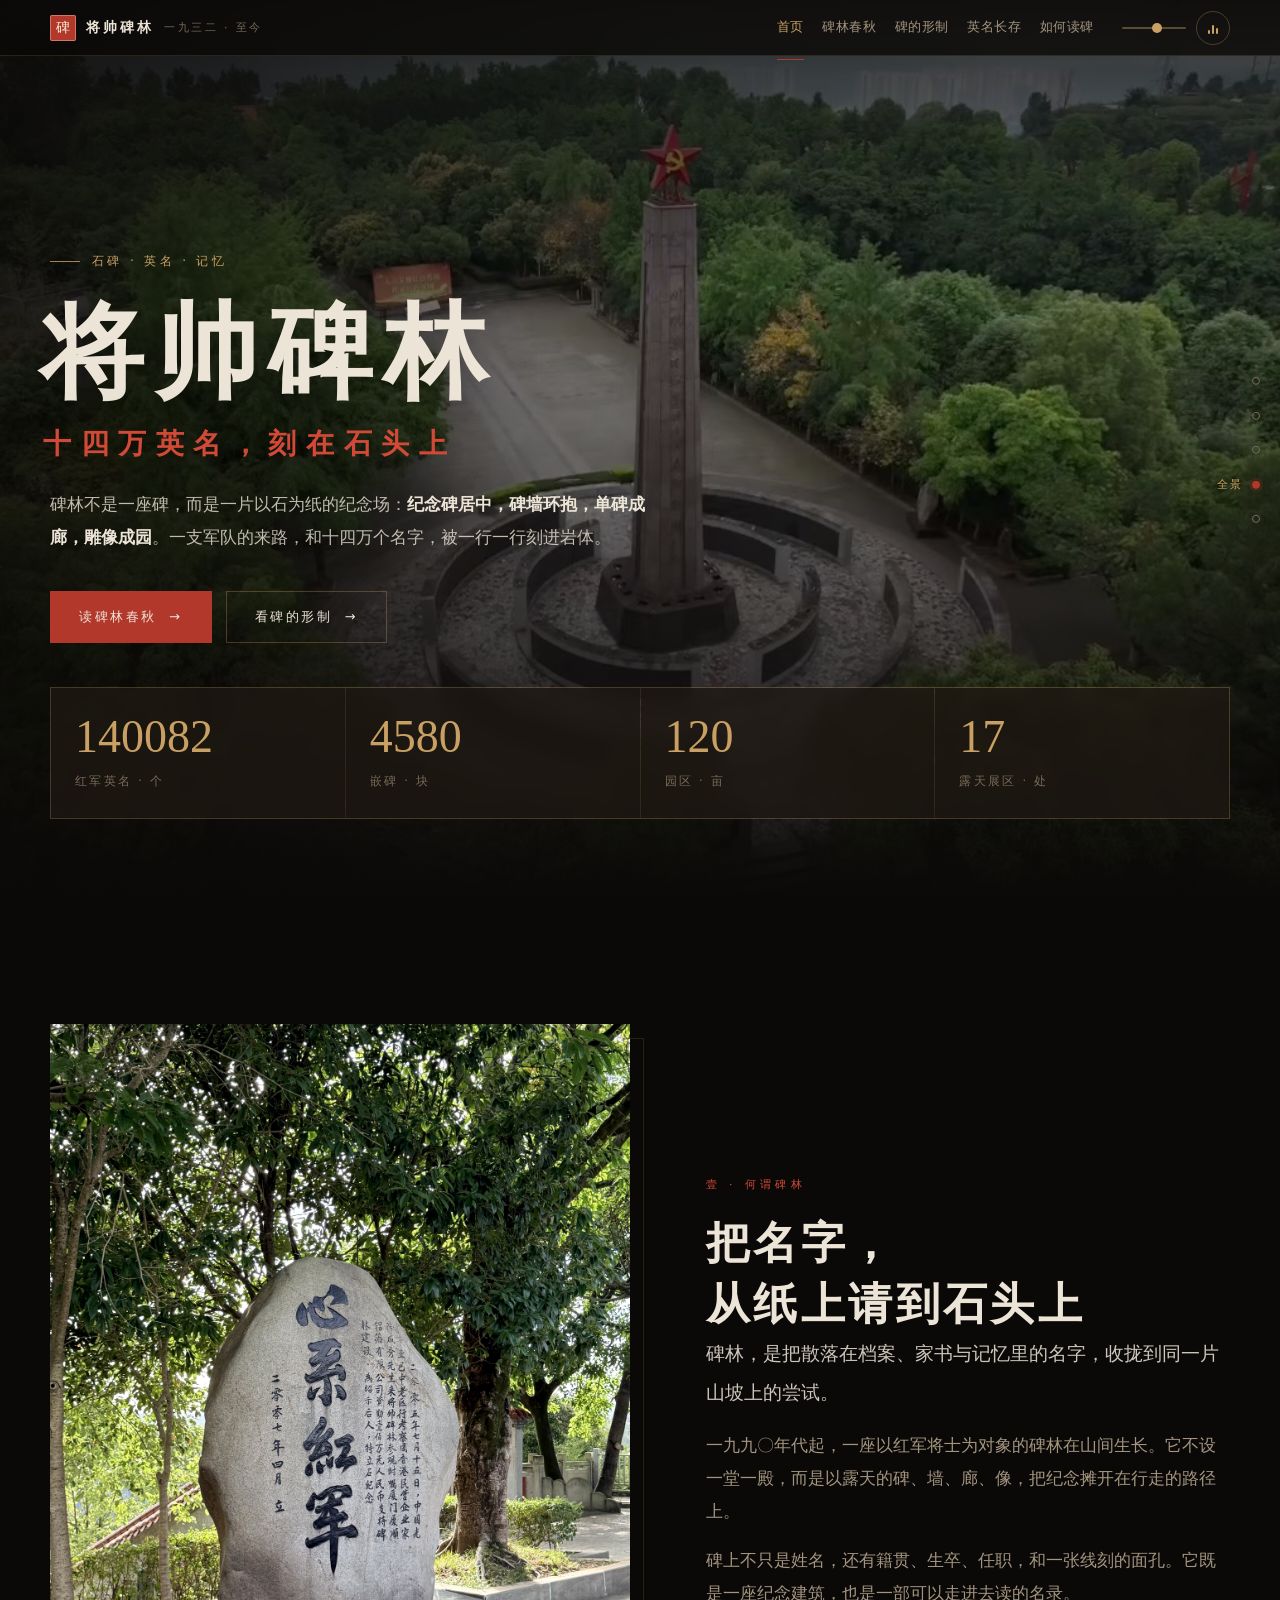
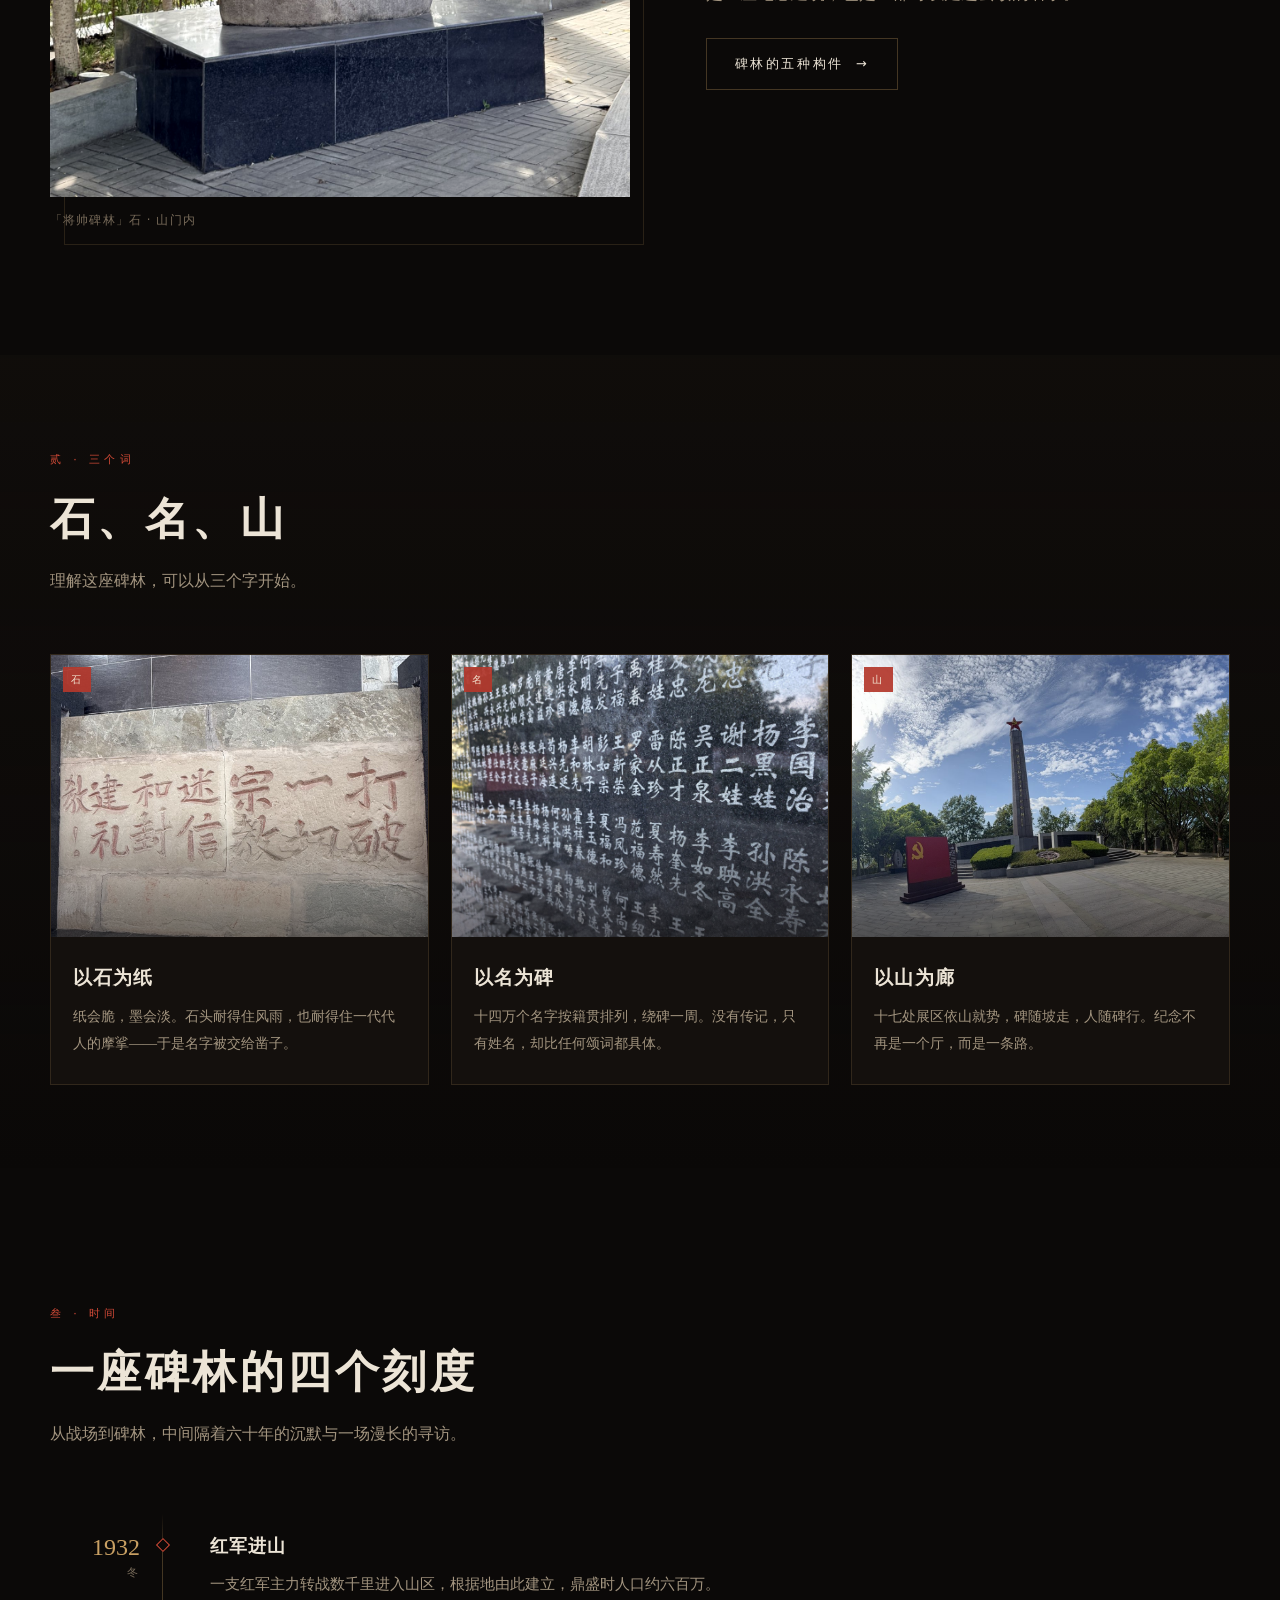
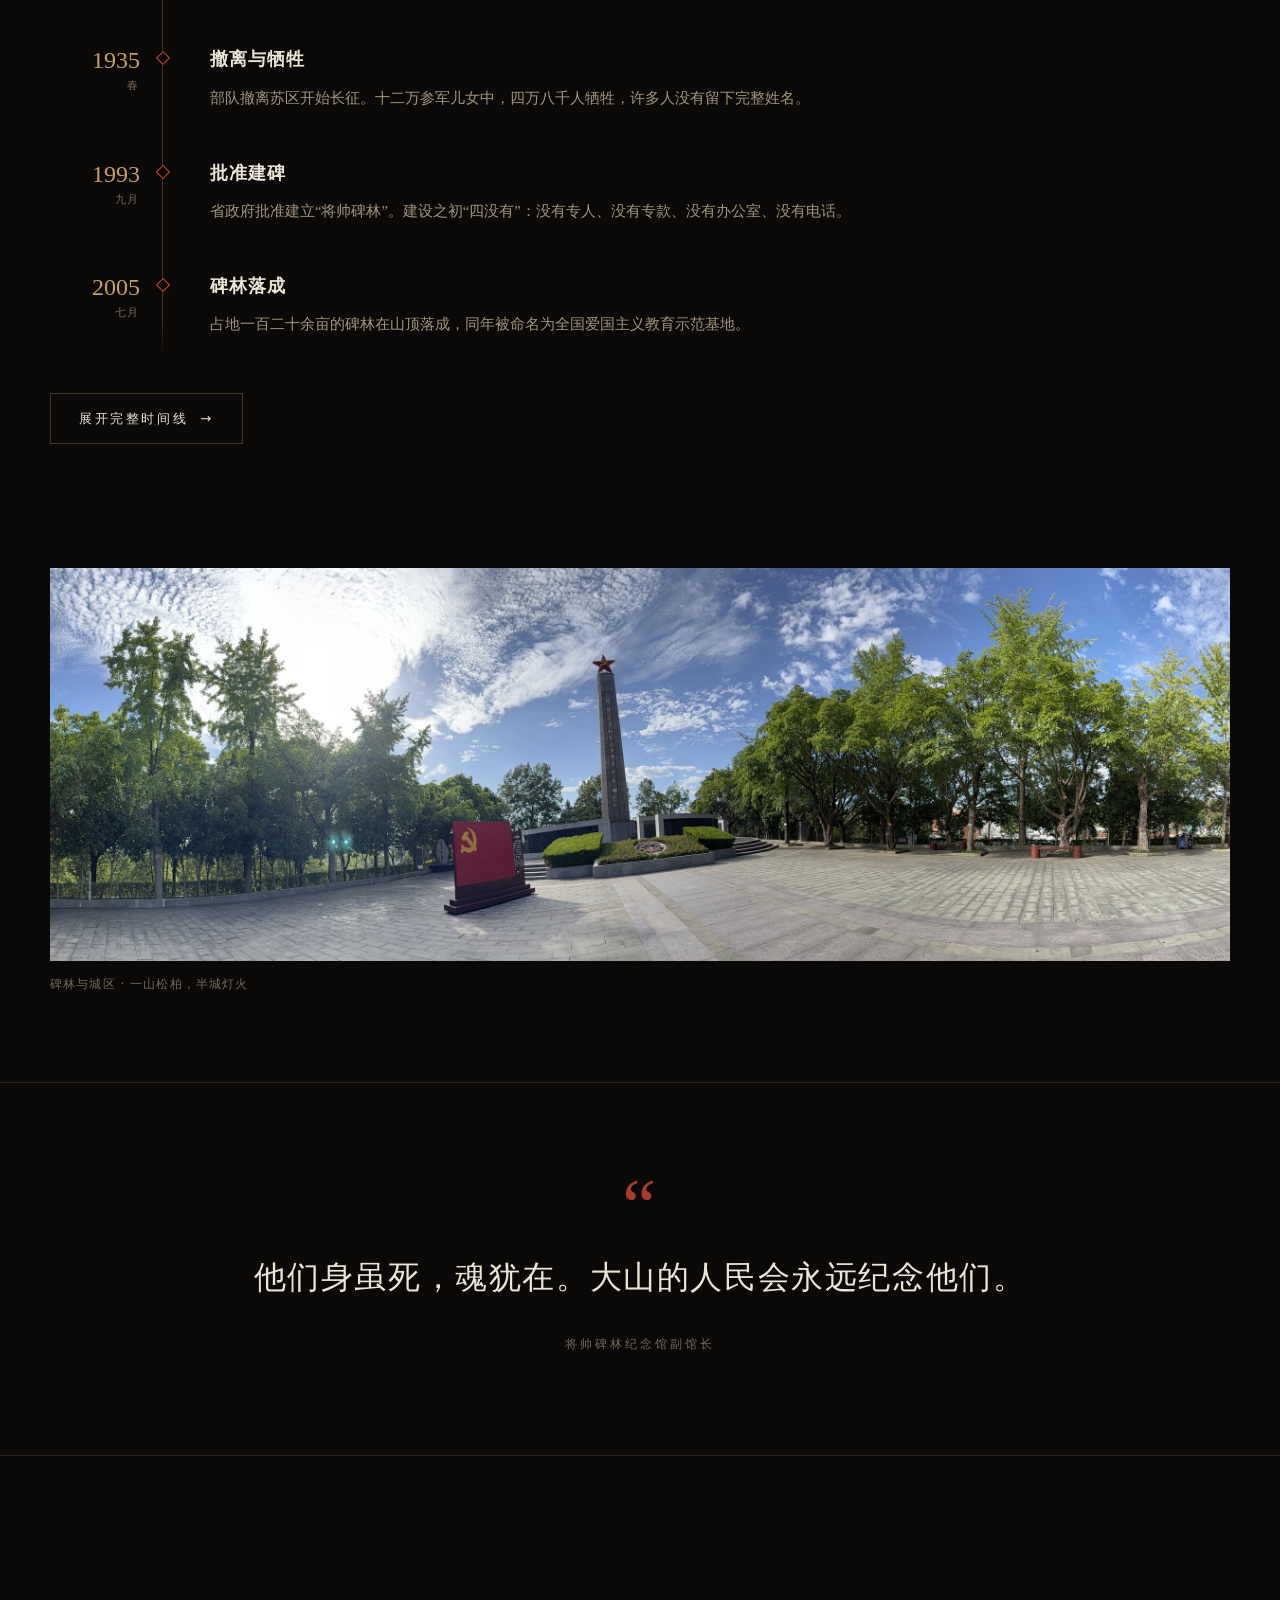
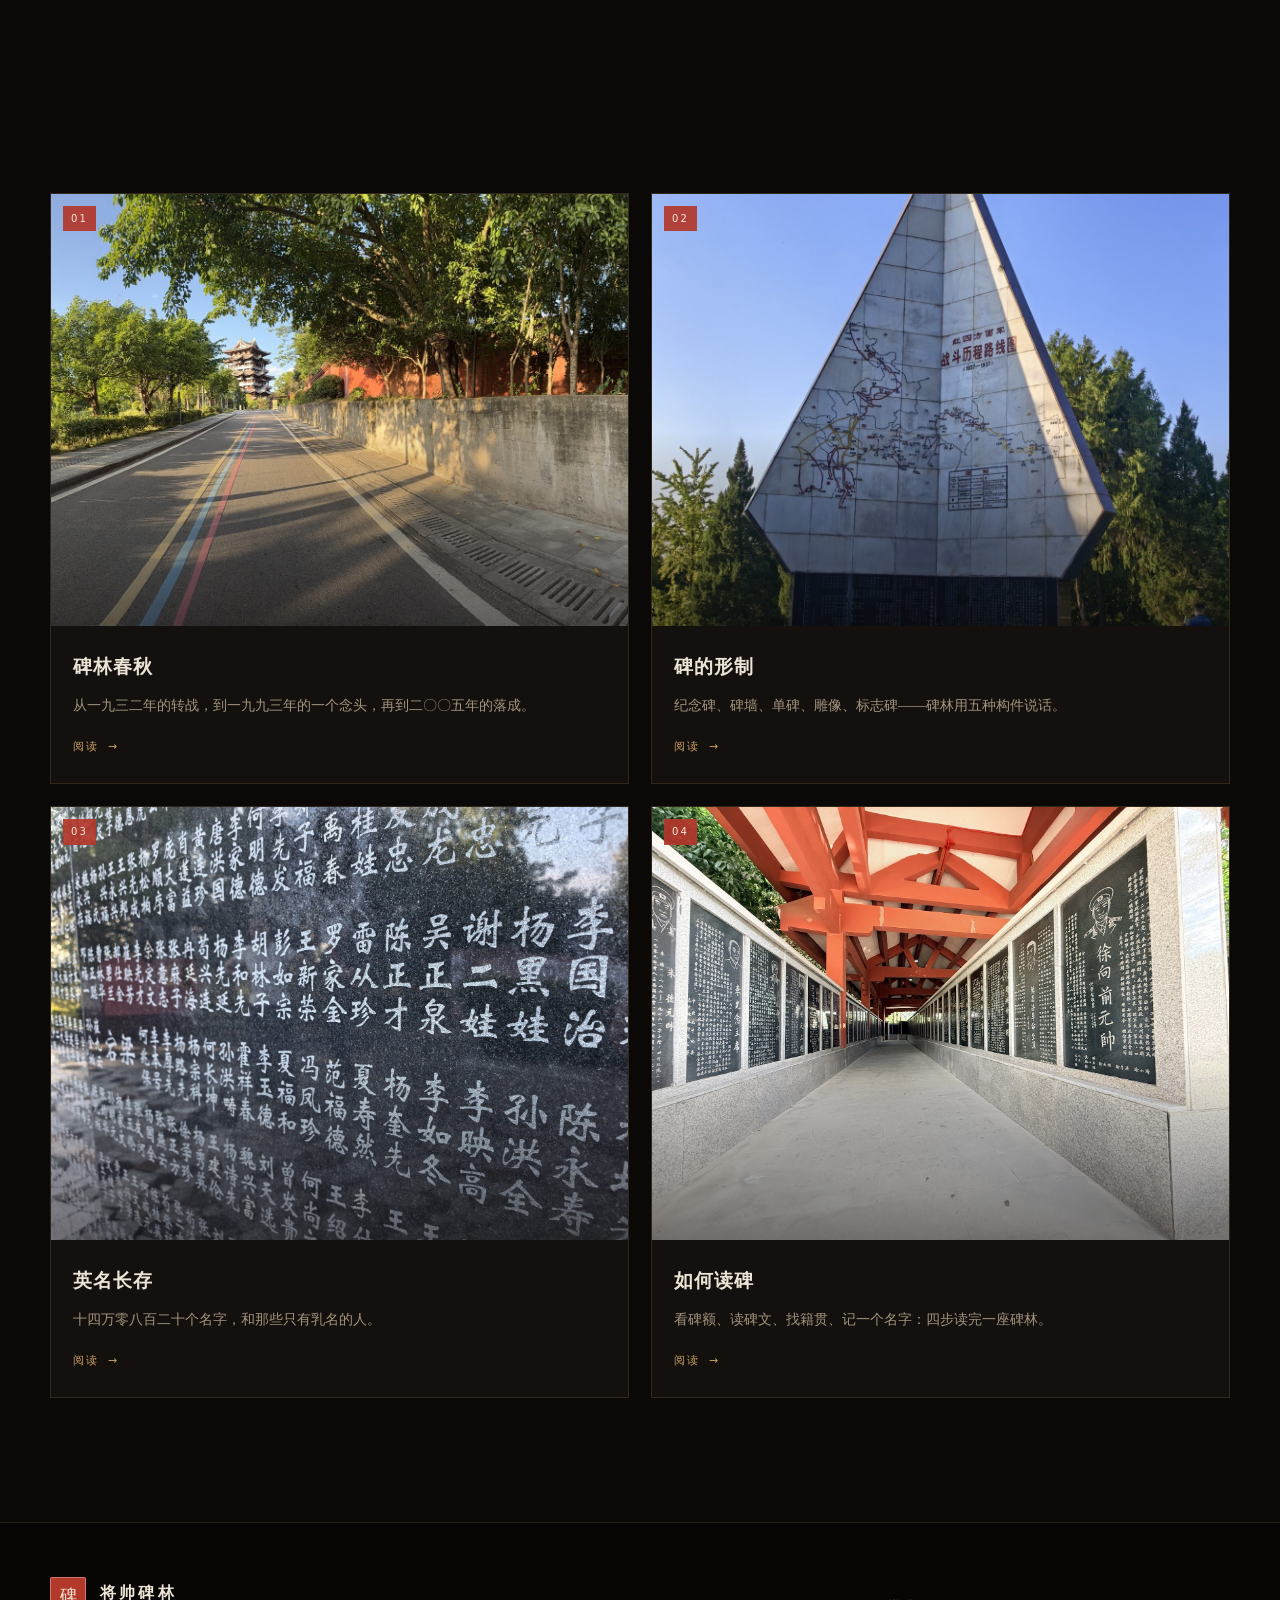
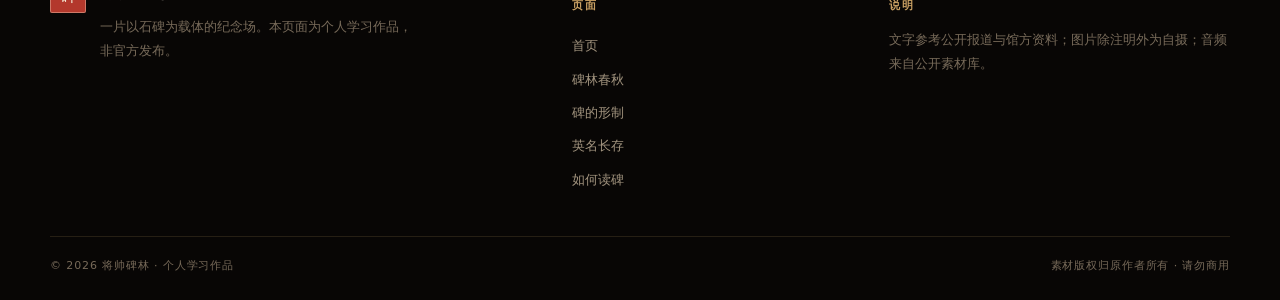
<file: index.html>
﻿<!DOCTYPE html>
<html lang="zh-CN">
<head>
<meta charset="utf-8">
<meta name="viewport" content="width=device-width, initial-scale=1, viewport-fit=cover">
<title>将帅碑林 · 十四万英名，刻在石头上</title>
<meta name="description" content="将帅碑林是一片以石碑为载体的纪念场：纪念碑居中，碑墙环抱，单碑成廊，雕像成园，十四万零八百二十个红军将士英名依山而列。">
<meta name="keywords" content="将帅碑林,红军碑林,英名墙,纪念碑,红色文化">
<meta name="theme-color" content="#0b0908">
<link rel="stylesheet" href="assets/css/style.css">
</head>
<body data-page="home">

<div class="progress" id="progress"></div>

<!-- ================= 顶栏 ================= -->
<header class="topbar" id="topbar">
  <div class="wrap">
    <a class="brand" href="index.html" aria-label="返回首页">
      <span class="seal">碑</span>
      <b>将帅碑林</b>
      <i>一九三二 · 至今</i>
    </a>
    <nav class="nav" id="nav">
      <a href="index.html" class="on">首页</a>
      <a href="history.html">碑林春秋</a>
      <a href="sights.html">碑的形制</a>
      <a href="names.html">英名长存</a>
      <a href="visit.html">如何读碑</a>
    </nav>
    <div class="sound-wrap">
      <input class="vol" id="volRange" type="range" min="0" max="100" step="1" value="55" aria-label="背景音乐音量">
      <button class="sound-btn" id="soundBtn" type="button" aria-label="开启或关闭背景音乐" aria-pressed="true">
        <span class="bars"><i></i><i></i><i></i></span>
      </button>
    </div>
    <button class="menu-btn" id="menuBtn" type="button" aria-label="打开菜单" aria-expanded="false"><span></span><span></span></button>
  </div>
</header>

<aside class="dotnav" aria-label="本页章节">
  <a href="#s1" class="on"><span>何谓碑林</span></a>
  <a href="#s2"><span>三个词</span></a>
  <a href="#s3"><span>时间</span></a>
  <a href="#s4"><span>全景</span></a>
  <a href="#s5"><span>入口</span></a>
</aside>

<!-- ================= 首屏 ================= -->
<section class="hero">
  <div class="hero-media">
    <video src="assets/video/hero.mp4" poster="assets/img/poster-hero.jpg" muted loop playsinline preload="auto" aria-hidden="true"></video>
  </div>
  <div class="hero-mask"></div>
  <div class="hero-spot"></div>

  <div class="hero-inner">
    <div class="kicker">石碑 · 英名 · 记忆</div>
    <h1>将帅碑林<em>十四万英名，刻在石头上</em></h1>
    <p class="lede">碑林不是一座碑，而是一片以石为纸的纪念场：<b>纪念碑居中，碑墙环抱，单碑成廊，雕像成园</b>。一支军队的来路，和十四万个名字，被一行一行刻进岩体。</p>
    <div class="actions">
      <a class="btn primary" href="history.html">读碑林春秋 <span class="arw">→</span></a>
      <a class="btn" href="sights.html">看碑的形制 <span class="arw">→</span></a>
    </div>

    <div class="stats">
      <div class="stat"><b data-count="140082">0</b><span>红军英名 · 个</span></div>
      <div class="stat"><b data-count="4580">0</b><span>嵌碑 · 块</span></div>
      <div class="stat"><b data-count="120">0</b><span>园区 · 亩</span></div>
      <div class="stat"><b data-count="17">0</b><span>露天展区 · 处</span></div>
    </div>
  </div>

</section>

<!-- ================= 何谓碑林 ================= -->
<section class="sec" id="s1">
  <div class="wrap">
    <div class="split">
      <div class="split-media portrait reveal">
        <img src="assets/img/sign.jpg" alt="刻有将帅碑林四字的景观石" class="zoomable" loading="lazy">
        <figcaption>「将帅碑林」石 · 山门内</figcaption>
      </div>
      <div class="split-body reveal d1">
        <span class="sec-no">壹 · 何谓碑林</span>
        <h2>把名字，<br>从纸上请到石头上</h2>
        <p class="lead">碑林，是把散落在档案、家书与记忆里的名字，收拢到同一片山坡上的尝试。</p>
        <p>一九九〇年代起，一座以红军将士为对象的碑林在山间生长。它不设一堂一殿，而是以露天的碑、墙、廊、像，把纪念摊开在行走的路径上。</p>
        <p>碑上不只是姓名，还有籍贯、生卒、任职，和一张线刻的面孔。它既是一座纪念建筑，也是一部可以走进去读的名录。</p>
        <a class="btn" href="sights.html">碑林的五种构件 <span class="arw">→</span></a>
      </div>
    </div>
  </div>
</section>

<!-- ================= 三个词 ================= -->
<section class="sec tight dark-2" id="s2">
  <div class="wrap">
    <div class="sec-head reveal">
      <span class="sec-no">贰 · 三个词</span>
      <h2>石、名、山</h2>
      <p class="sec-sub">理解这座碑林，可以从三个字开始。</p>
    </div>
    <div class="grid-3">
      <article class="card reveal">
        <div class="card-media"><span class="card-tag">石</span><img src="assets/img/stone-text.jpg" alt="石壁上镌刻的红军标语" class="zoomable" loading="lazy"></div>
        <div class="card-body">
          <h3>以石为纸</h3>
          <p>纸会脆，墨会淡。石头耐得住风雨，也耐得住一代代人的摩挲——于是名字被交给凿子。</p>
        </div>
      </article>
      <article class="card reveal d1">
        <div class="card-media"><span class="card-tag">名</span><img src="assets/img/wall.jpg" alt="碑墙上密刻的红军将士英名" class="zoomable" loading="lazy"></div>
        <div class="card-body">
          <h3>以名为碑</h3>
          <p>十四万个名字按籍贯排列，绕碑一周。没有传记，只有姓名，却比任何颂词都具体。</p>
        </div>
      </article>
      <article class="card reveal d2">
        <div class="card-media"><span class="card-tag">山</span><img src="assets/img/pano.jpg" alt="依山而列的碑林全景" class="zoomable" loading="lazy"></div>
        <div class="card-body">
          <h3>以山为廊</h3>
          <p>十七处展区依山就势，碑随坡走，人随碑行。纪念不再是一个厅，而是一条路。</p>
        </div>
      </article>
    </div>
  </div>
</section>

<!-- ================= 时间 ================= -->
<section class="sec" id="s3">
  <div class="wrap">
    <div class="sec-head reveal">
      <span class="sec-no">叁 · 时间</span>
      <h2>一座碑林的四个刻度</h2>
      <p class="sec-sub">从战场到碑林，中间隔着六十年的沉默与一场漫长的寻访。</p>
    </div>
    <div class="timeline">
      <div class="tl-item reveal">
        <div class="tl-year">1932<small>冬</small></div>
        <div class="tl-body"><h3>红军进山</h3><p>一支红军主力转战数千里进入山区，根据地由此建立，鼎盛时人口约六百万。</p></div>
      </div>
      <div class="tl-item reveal">
        <div class="tl-year">1935<small>春</small></div>
        <div class="tl-body"><h3>撤离与牺牲</h3><p>部队撤离苏区开始长征。十二万参军儿女中，四万八千人牺牲，许多人没有留下完整姓名。</p></div>
      </div>
      <div class="tl-item reveal">
        <div class="tl-year">1993<small>九月</small></div>
        <div class="tl-body"><h3>批准建碑</h3><p>省政府批准建立“将帅碑林”。建设之初“四没有”：没有专人、没有专款、没有办公室、没有电话。</p></div>
      </div>
      <div class="tl-item reveal">
        <div class="tl-year">2005<small>七月</small></div>
        <div class="tl-body"><h3>碑林落成</h3><p>占地一百二十余亩的碑林在山顶落成，同年被命名为全国爱国主义教育示范基地。</p></div>
      </div>
    </div>
    <div class="reveal" style="margin-top:32px">
      <a class="btn" href="history.html">展开完整时间线 <span class="arw">→</span></a>
    </div>
  </div>
</section>

<!-- ================= 全景 ================= -->
<section class="sec tight" id="s4" style="padding-top:0">
  <div class="wrap">
    <figure class="reveal">
      <img src="assets/img/pano.jpg" alt="碑林与城区全景" class="zoomable" loading="lazy" style="width:100%;aspect-ratio:21/7;object-fit:cover;">
      <figcaption>碑林与城区 · 一山松柏，半城灯火</figcaption>
    </figure>
  </div>
</section>

<!-- ================= 引文 ================= -->
<section class="quote" id="s5">
  <div class="wrap reveal">
    <blockquote>他们身虽死，魂犹在。大山的人民会永远纪念他们。</blockquote>
    <cite>将帅碑林纪念馆副馆长</cite>
  </div>
</section>

<!-- ================= 四条路径 ================= -->
<section class="sec">
  <div class="wrap">
    <div class="sec-head center reveal">
      <span class="sec-no">入口</span>
      <h2>从四个方向，走进碑林</h2>
      <p class="sec-sub">历史、形制、名字、读法。</p>
    </div>
    <div class="grid-2">
      <a class="card reveal" href="history.html">
        <div class="card-media"><span class="card-tag">01</span><img src="assets/img/road.jpg" alt="通往碑林的林荫道" loading="lazy"></div>
        <div class="card-body">
          <h3>碑林春秋</h3>
          <p>从一九三二年的转战，到一九九三年的一个念头，再到二〇〇五年的落成。</p>
          <span class="card-link">阅读 <span class="arw">→</span></span>
        </div>
      </a>
      <a class="card reveal d1" href="sights.html">
        <div class="card-media"><span class="card-tag">02</span><img src="assets/img/marker.jpg" alt="碑林标志碑" loading="lazy"></div>
        <div class="card-body">
          <h3>碑的形制</h3>
          <p>纪念碑、碑墙、单碑、雕像、标志碑——碑林用五种构件说话。</p>
          <span class="card-link">阅读 <span class="arw">→</span></span>
        </div>
      </a>
      <a class="card reveal" href="names.html">
        <div class="card-media"><span class="card-tag">03</span><img src="assets/img/wall.jpg" alt="碑墙上的英名" loading="lazy"></div>
        <div class="card-body">
          <h3>英名长存</h3>
          <p>十四万零八百二十个名字，和那些只有乳名的人。</p>
          <span class="card-link">阅读 <span class="arw">→</span></span>
        </div>
      </a>
      <a class="card reveal d1" href="visit.html">
        <div class="card-media"><span class="card-tag">04</span><img src="assets/img/corridor.jpg" alt="单碑长廊" loading="lazy"></div>
        <div class="card-body">
          <h3>如何读碑</h3>
          <p>看碑额、读碑文、找籍贯、记一个名字：四步读完一座碑林。</p>
          <span class="card-link">阅读 <span class="arw">→</span></span>
        </div>
      </a>
    </div>
  </div>
</section>

<!-- ================= 页脚 ================= -->
<footer class="footer">
  <div class="wrap footer-grid">
    <div class="f-brand">
      <span class="seal">碑</span>
      <div>
        <h4>将帅碑林</h4>
        <p>一片以石碑为载体的纪念场。本页面为个人学习作品，非官方发布。</p>
      </div>
    </div>
    <div class="f-col">
      <h5>页面</h5>
      <a href="index.html">首页</a>
      <a href="history.html">碑林春秋</a>
      <a href="sights.html">碑的形制</a>
      <a href="names.html">英名长存</a>
      <a href="visit.html">如何读碑</a>
    </div>
    <div class="f-col">
      <h5>说明</h5>
      <p style="font-size:12.5px;line-height:1.9;color:var(--dim)">文字参考公开报道与馆方资料；图片除注明外为自摄；音频来自公开素材库。</p>
    </div>
  </div>
  <div class="wrap f-bottom">
    <span>© <span id="year">2026</span> 将帅碑林 · 个人学习作品</span>
    <span>素材版权归原作者所有 · 请勿商用</span>
  </div>
</footer>

<div class="toast" id="soundToast" role="status" aria-live="polite"></div>
<script src="assets/js/audio.js"></script>
<script src="assets/js/main.js"></script>
</body>
</html>
</file>
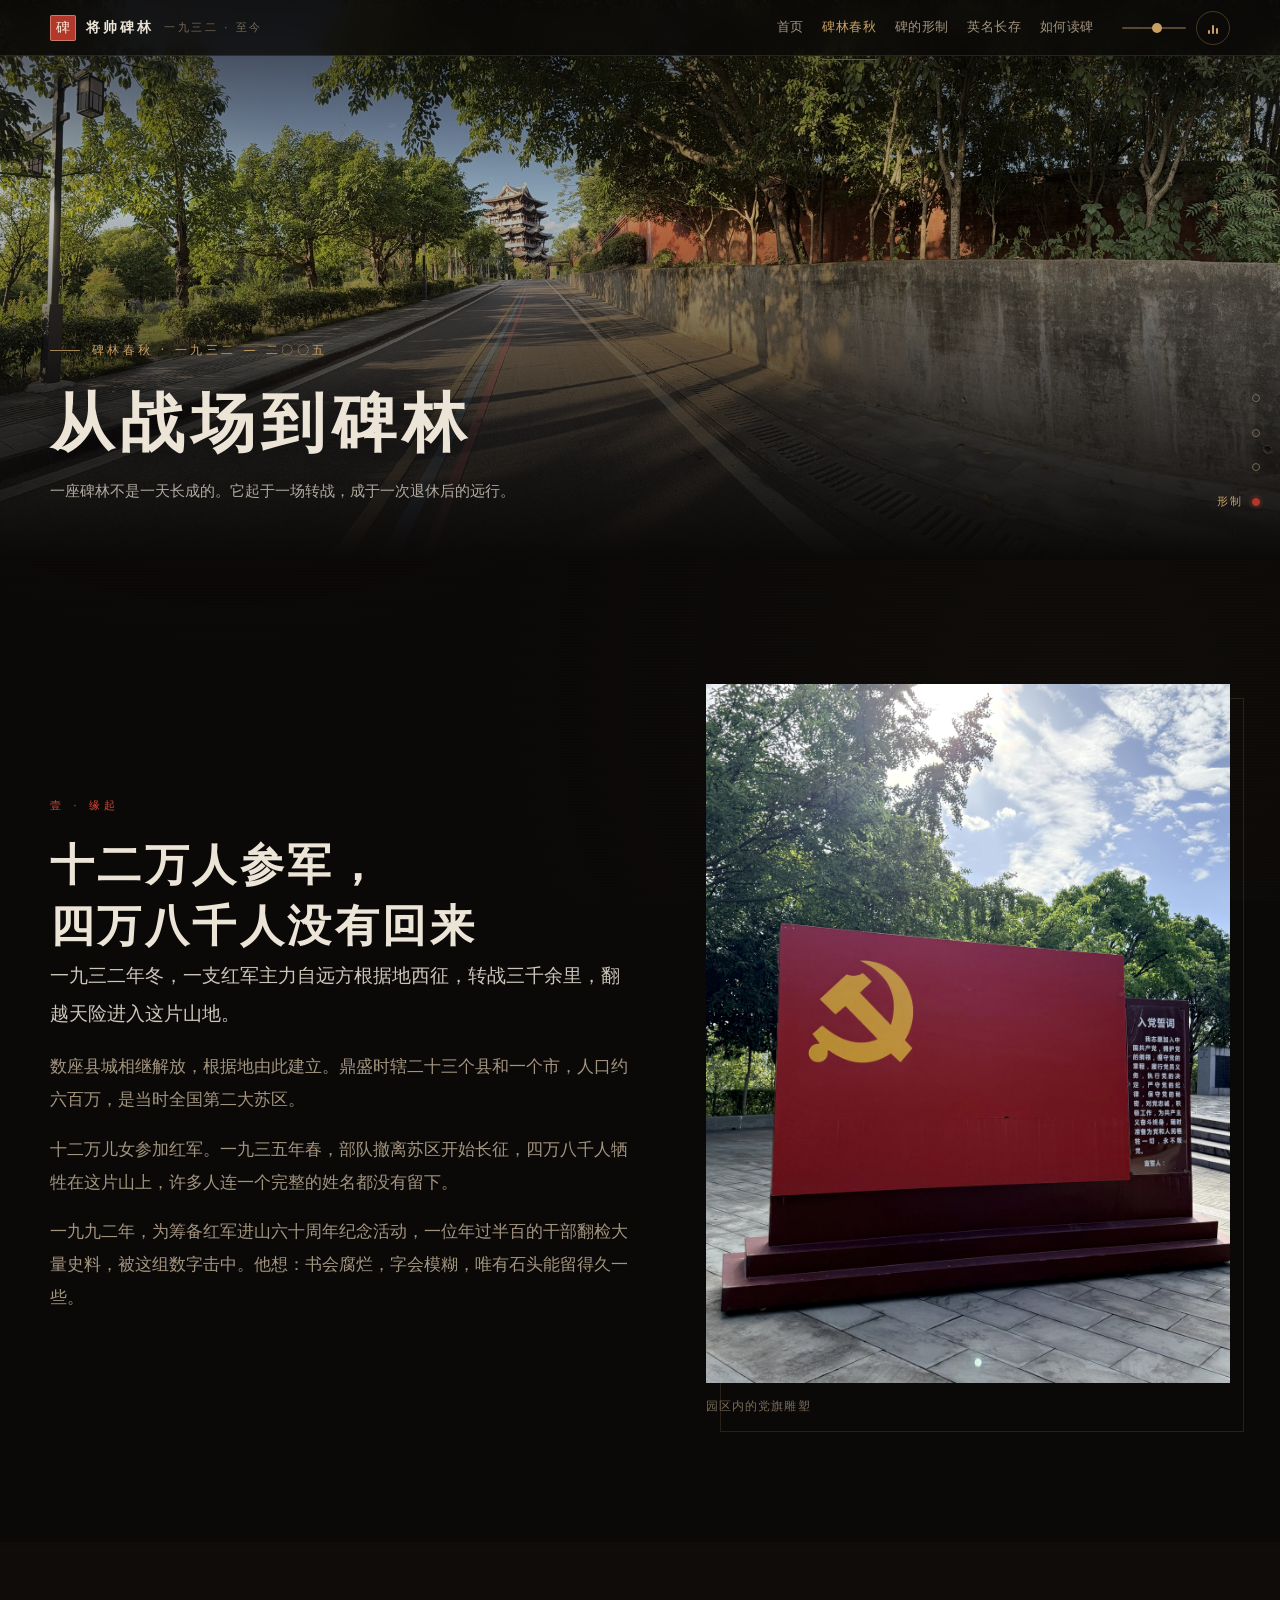
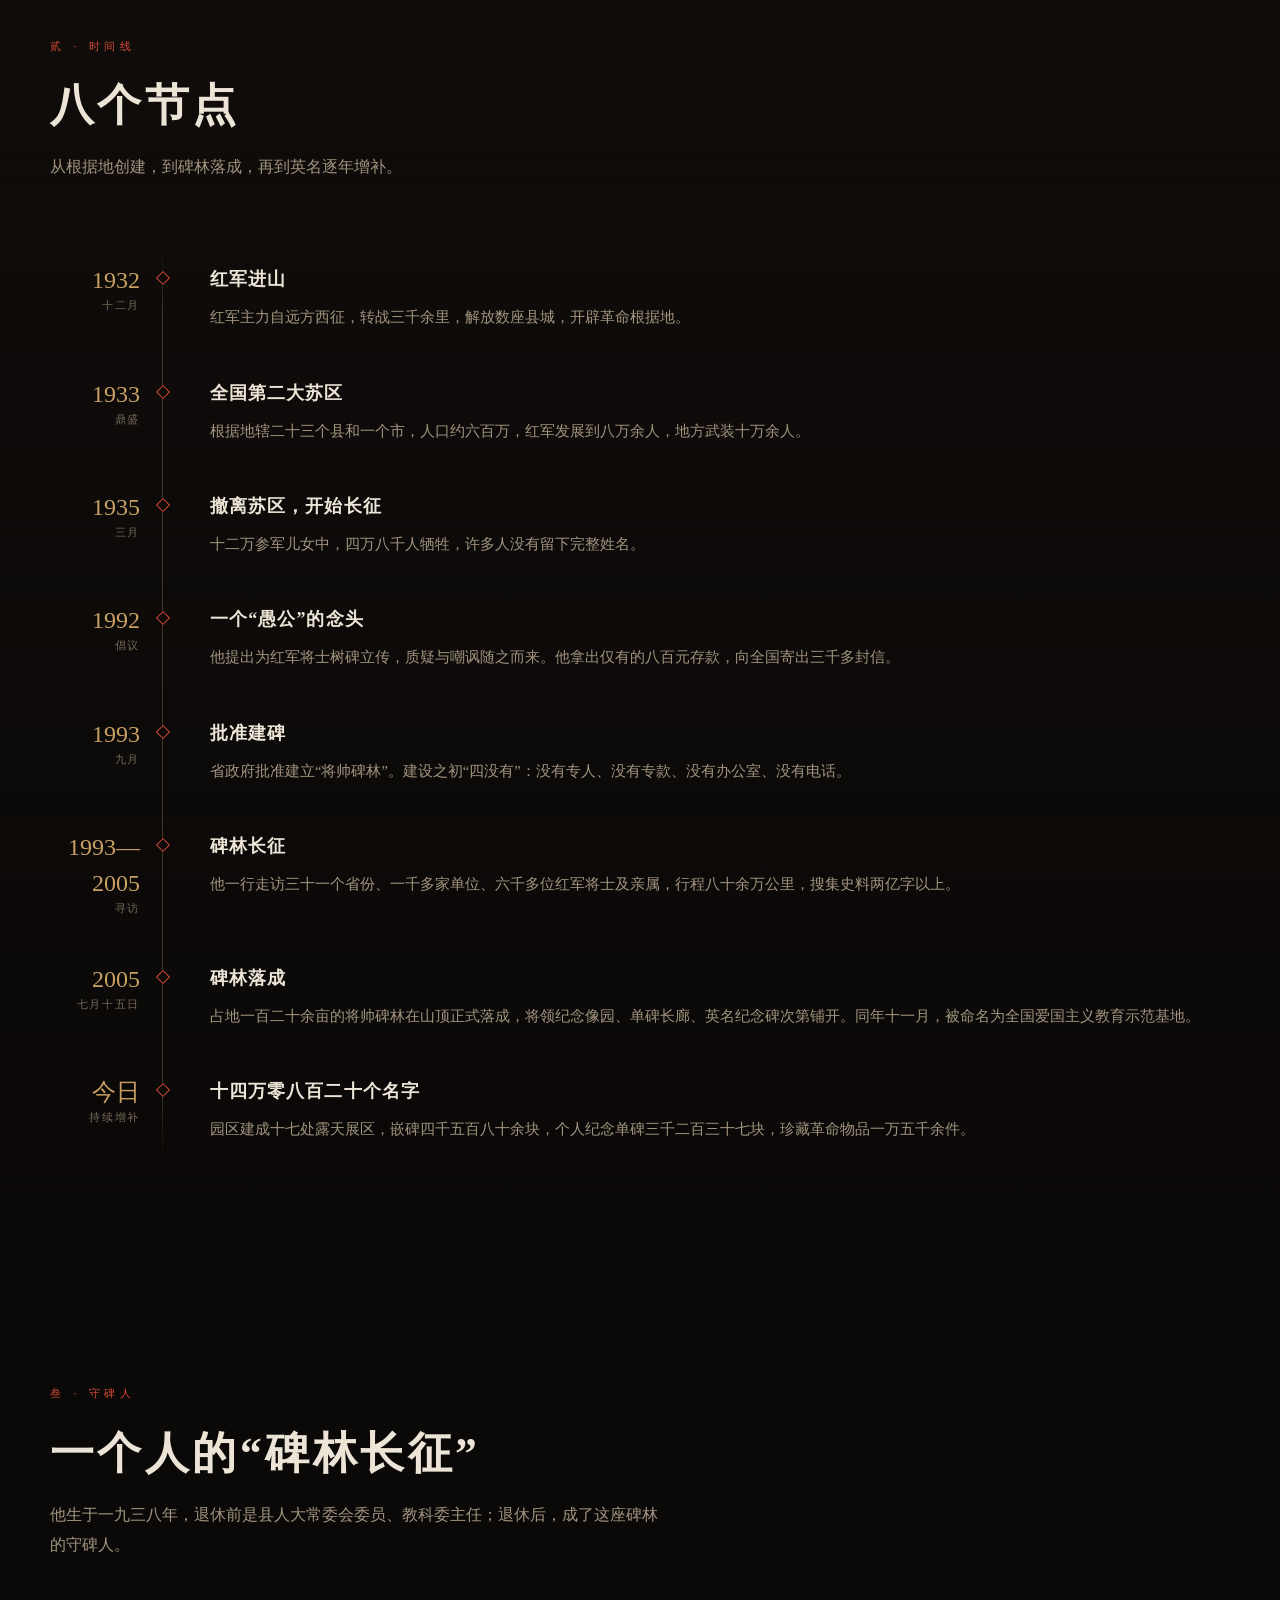
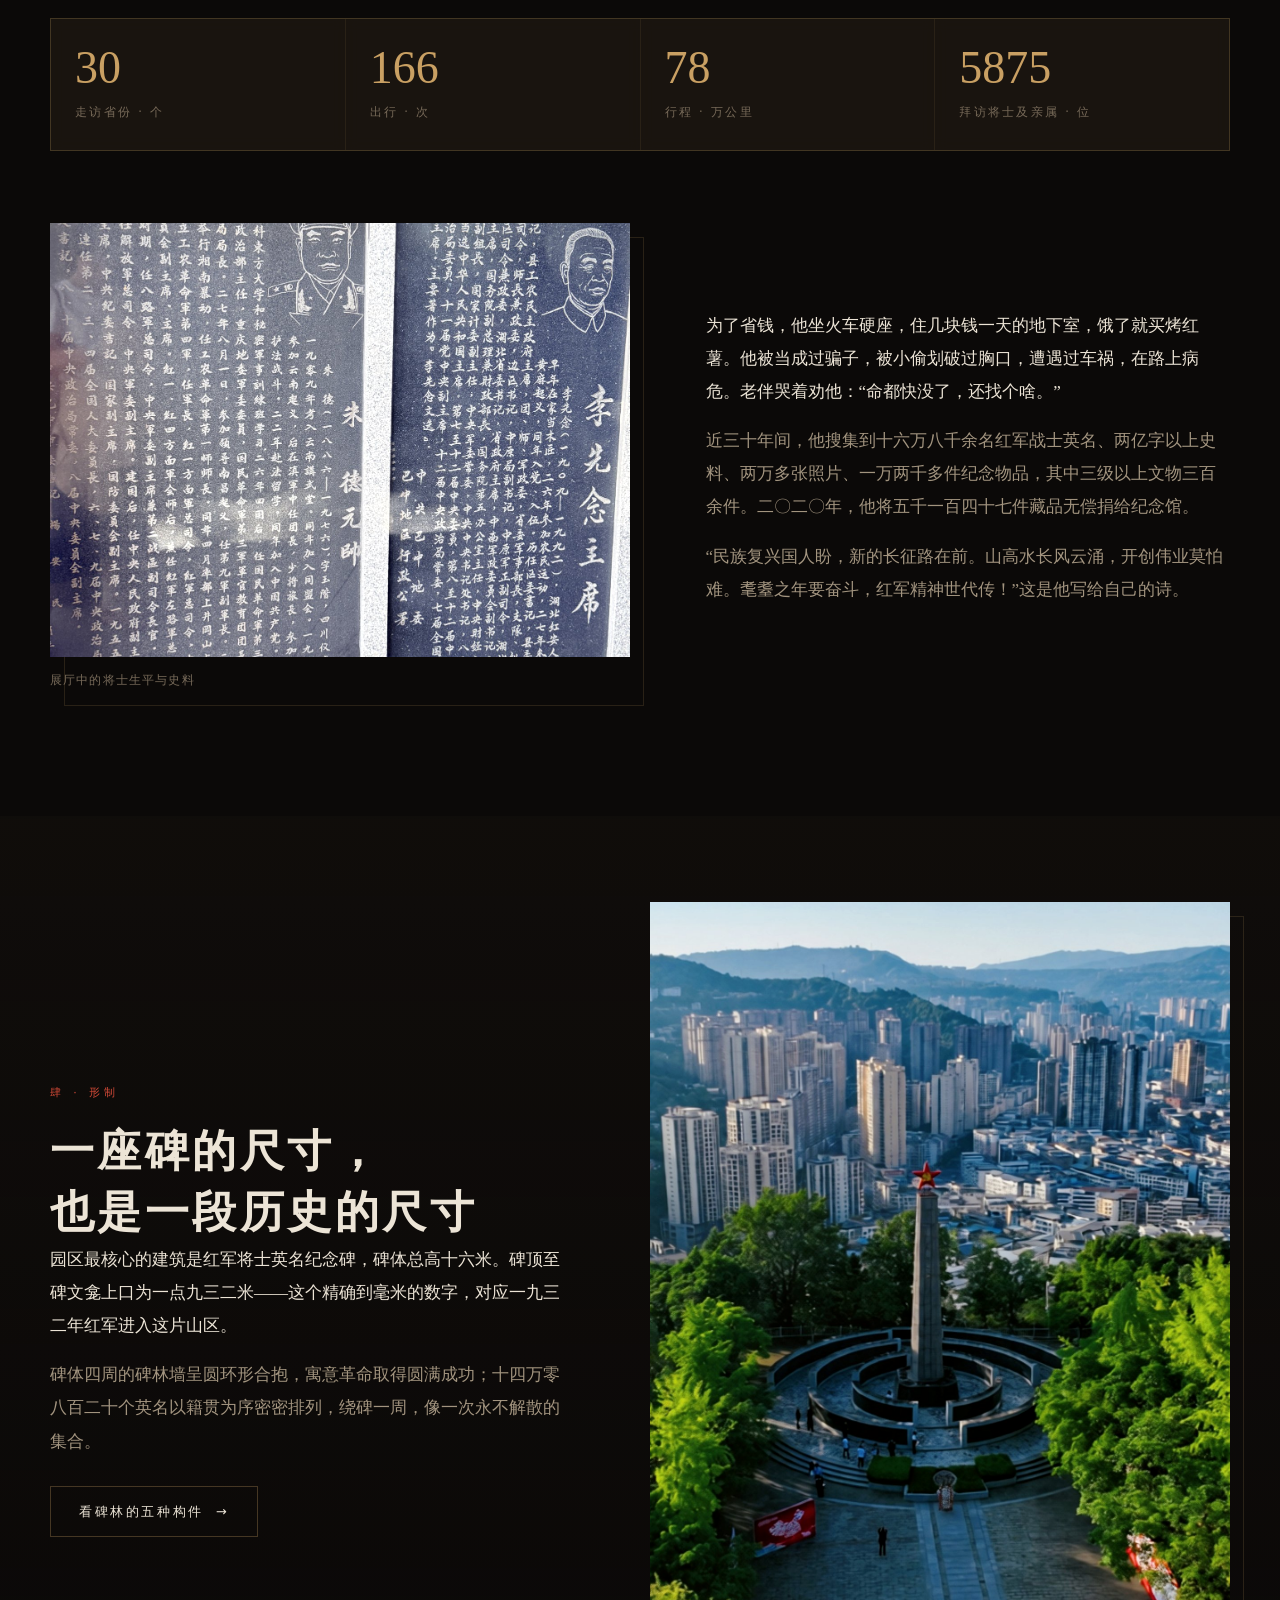
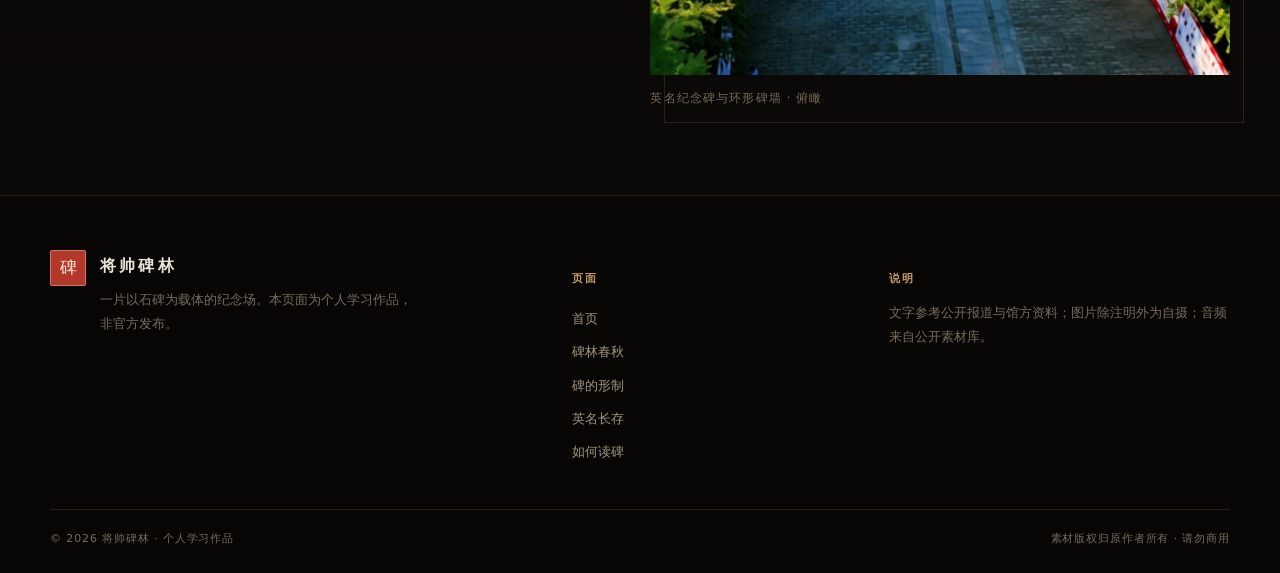
<file: history.html>
<!DOCTYPE html>
<html lang="zh-CN">
<head>
<meta charset="utf-8">
<meta name="viewport" content="width=device-width, initial-scale=1, viewport-fit=cover">
<title>碑林春秋 · 从战场到碑林 | 将帅碑林</title>
<meta name="description" content="从一九三二年红军转战进山，到一九九三年批准建碑、二〇〇五年落成：一座碑林如何用七十年，把十四万个名字请回山上。">
<link rel="stylesheet" href="assets/css/style.css">
</head>
<body data-page="history">

<div class="progress" id="progress"></div>

<header class="topbar" id="topbar">
  <div class="wrap">
    <a class="brand" href="index.html">
      <span class="seal">碑</span><b>将帅碑林</b><i>一九三二 · 至今</i>
    </a>
    <nav class="nav" id="nav">
      <a href="index.html">首页</a>
      <a href="history.html" class="on">碑林春秋</a>
      <a href="sights.html">碑的形制</a>
      <a href="names.html">英名长存</a>
      <a href="visit.html">如何读碑</a>
    </nav>
    <div class="sound-wrap">
      <input class="vol" id="volRange" type="range" min="0" max="100" step="1" value="55" aria-label="背景音乐音量">
      <button class="sound-btn" id="soundBtn" type="button" aria-label="开启或关闭背景音乐" aria-pressed="true">
        <span class="bars"><i></i><i></i><i></i></span>
      </button>
    </div>
    <button class="menu-btn" id="menuBtn" type="button" aria-label="打开菜单" aria-expanded="false"><span></span><span></span></button>
  </div>
</header>

<aside class="dotnav" aria-label="本页章节">
  <a href="#h1" class="on"><span>缘起</span></a>
  <a href="#h2"><span>时间线</span></a>
  <a href="#h3"><span>守碑人</span></a>
  <a href="#h4"><span>形制</span></a>
</aside>

<section class="page-hero">
  <img src="assets/img/road.jpg" alt="通往碑林的林荫道" fetchpriority="high">
  <div class="mask"></div>
  <div class="inner">
    <div class="kicker">碑林春秋 · 一九三二 — 二〇〇五</div>
    <h1>从战场到碑林</h1>
    <p>一座碑林不是一天长成的。它起于一场转战，成于一次退休后的远行。</p>
  </div>
</section>

<!-- 缘起 -->
<section class="sec" id="h1">
  <div class="wrap">
    <div class="split">
      <div class="split-body reveal">
        <span class="sec-no">壹 · 缘起</span>
        <h2>十二万人参军，<br>四万八千人没有回来</h2>
        <p class="lead">一九三二年冬，一支红军主力自远方根据地西征，转战三千余里，翻越天险进入这片山地。</p>
        <p>数座县城相继解放，根据地由此建立。鼎盛时辖二十三个县和一个市，人口约六百万，是当时全国第二大苏区。</p>
        <p>十二万儿女参加红军。一九三五年春，部队撤离苏区开始长征，四万八千人牺牲在这片山上，许多人连一个完整的姓名都没有留下。</p>
        <p>一九九二年，为筹备红军进山六十周年纪念活动，一位年过半百的干部翻检大量史料，被这组数字击中。他想：书会腐烂，字会模糊，唯有石头能留得久一些。</p>
      </div>
      <div class="split-media portrait reveal d1">
        <img src="assets/img/flag.jpg" alt="园区内的党旗雕塑" class="zoomable" loading="lazy">
        <figcaption>园区内的党旗雕塑</figcaption>
      </div>
    </div>
  </div>
</section>

<!-- 时间线 -->
<section class="sec tight dark-2" id="h2">
  <div class="wrap">
    <div class="sec-head reveal">
      <span class="sec-no">贰 · 时间线</span>
      <h2>八个节点</h2>
      <p class="sec-sub">从根据地创建，到碑林落成，再到英名逐年增补。</p>
    </div>
    <div class="timeline">
      <div class="tl-item reveal">
        <div class="tl-year">1932<small>十二月</small></div>
        <div class="tl-body"><h3>红军进山</h3><p>红军主力自远方西征，转战三千余里，解放数座县城，开辟革命根据地。</p></div>
      </div>
      <div class="tl-item reveal">
        <div class="tl-year">1933<small>鼎盛</small></div>
        <div class="tl-body"><h3>全国第二大苏区</h3><p>根据地辖二十三个县和一个市，人口约六百万，红军发展到八万余人，地方武装十万余人。</p></div>
      </div>
      <div class="tl-item reveal">
        <div class="tl-year">1935<small>三月</small></div>
        <div class="tl-body"><h3>撤离苏区，开始长征</h3><p>十二万参军儿女中，四万八千人牺牲，许多人没有留下完整姓名。</p></div>
      </div>
      <div class="tl-item reveal">
        <div class="tl-year">1992<small>倡议</small></div>
        <div class="tl-body"><h3>一个“愚公”的念头</h3><p>他提出为红军将士树碑立传，质疑与嘲讽随之而来。他拿出仅有的八百元存款，向全国寄出三千多封信。</p></div>
      </div>
      <div class="tl-item reveal">
        <div class="tl-year">1993<small>九月</small></div>
        <div class="tl-body"><h3>批准建碑</h3><p>省政府批准建立“将帅碑林”。建设之初“四没有”：没有专人、没有专款、没有办公室、没有电话。</p></div>
      </div>
      <div class="tl-item reveal">
        <div class="tl-year">1993—2005<small>寻访</small></div>
        <div class="tl-body"><h3>碑林长征</h3><p>他一行走访三十一个省份、一千多家单位、六千多位红军将士及亲属，行程八十余万公里，搜集史料两亿字以上。</p></div>
      </div>
      <div class="tl-item reveal">
        <div class="tl-year">2005<small>七月十五日</small></div>
        <div class="tl-body"><h3>碑林落成</h3><p>占地一百二十余亩的将帅碑林在山顶正式落成，将领纪念像园、单碑长廊、英名纪念碑次第铺开。同年十一月，被命名为全国爱国主义教育示范基地。</p></div>
      </div>
      <div class="tl-item reveal">
        <div class="tl-year">今日<small>持续增补</small></div>
        <div class="tl-body"><h3>十四万零八百二十个名字</h3><p>园区建成十七处露天展区，嵌碑四千五百八十余块，个人纪念单碑三千二百三十七块，珍藏革命物品一万五千余件。</p></div>
      </div>
    </div>
  </div>
</section>

<!-- 守碑人 -->
<section class="sec" id="h3">
  <div class="wrap">
    <div class="sec-head reveal">
      <span class="sec-no">叁 · 守碑人</span>
      <h2>一个人的“碑林长征”</h2>
      <p class="sec-sub">他生于一九三八年，退休前是县人大常委会委员、教科委主任；退休后，成了这座碑林的守碑人。</p>
    </div>

    <div class="stats reveal">
      <div class="stat"><b data-count="31">0</b><span>走访省份 · 个</span></div>
      <div class="stat"><b data-count="170">0</b><span>出行 · 次</span></div>
      <div class="stat"><b data-count="80">0</b><span>行程 · 万公里</span></div>
      <div class="stat"><b data-count="6000">0</b><span>拜访将士及亲属 · 位</span></div>
    </div>

    <div class="split" style="margin-top:clamp(44px,6vw,72px)">
      <div class="split-media reveal">
        <img src="assets/img/hall.jpg" alt="纪念馆展厅内的展板" class="zoomable" loading="lazy">
        <figcaption>展厅中的将士生平与史料</figcaption>
      </div>
      <div class="split-body reveal d1">
        <p>为了省钱，他坐火车硬座，住几块钱一天的地下室，饿了就买烤红薯。他被当成过骗子，被小偷划破过胸口，遭遇过车祸，在路上病危。老伴哭着劝他：“命都快没了，还找个啥。”</p>
        <p>近三十年间，他搜集到十六万八千余名红军战士英名、两亿字以上史料、两万多张照片、一万两千多件纪念物品，其中三级以上文物三百余件。二〇二〇年，他将五千一百四十七件藏品无偿捐给纪念馆。</p>
        <p>“民族复兴国人盼，新的长征路在前。山高水长风云涌，开创伟业莫怕难。耄耋之年要奋斗，红军精神世代传！”这是他写给自己的诗。</p>
      </div>
    </div>
  </div>
</section>

<!-- 形制预告 -->
<section class="sec tight dark-2" id="h4">
  <div class="wrap">
    <div class="split rev">
      <div class="split-media portrait reveal">
        <img src="assets/img/monument-aerial.jpg" alt="英名纪念碑与环形碑墙航拍" class="zoomable" loading="lazy">
        <figcaption>英名纪念碑与环形碑墙 · 俯瞰</figcaption>
      </div>
      <div class="split-body reveal d1">
        <span class="sec-no">肆 · 形制</span>
        <h2>一座碑的尺寸，<br>也是一段历史的尺寸</h2>
        <p>园区最核心的建筑是红军将士英名纪念碑，碑体总高十六米。碑顶至碑文龛上口为一点九三二米——这个精确到毫米的数字，对应一九三二年红军进入这片山区。</p>
        <p>碑体四周的碑林墙呈圆环形合抱，寓意革命取得圆满成功；十四万零八百二十个英名以籍贯为序密密排列，绕碑一周，像一次永不解散的集合。</p>
        <a class="btn" href="sights.html">看碑林的五种构件 <span class="arw">→</span></a>
      </div>
    </div>
  </div>
</section>

<footer class="footer">
  <div class="wrap footer-grid">
    <div class="f-brand">
      <span class="seal">碑</span>
      <div><h4>将帅碑林</h4><p>一片以石碑为载体的纪念场。本页面为个人学习作品，非官方发布。</p></div>
    </div>
    <div class="f-col">
      <h5>页面</h5>
      <a href="index.html">首页</a><a href="history.html">碑林春秋</a><a href="sights.html">碑的形制</a><a href="names.html">英名长存</a><a href="visit.html">如何读碑</a>
    </div>
    <div class="f-col">
      <h5>说明</h5>
      <p style="font-size:12.5px;line-height:1.9;color:var(--dim)">文字参考公开报道与馆方资料；图片除注明外为自摄；音频来自公开素材库。</p>
    </div>
  </div>
  <div class="wrap f-bottom">
    <span>© <span id="year">2026</span> 将帅碑林 · 个人学习作品</span>
    <span>素材版权归原作者所有 · 请勿商用</span>
  </div>
</footer>

<div class="toast" id="soundToast" role="status" aria-live="polite"></div>
<script src="assets/js/audio.js"></script>
<script src="assets/js/main.js"></script>
</body>
</html>
</file>
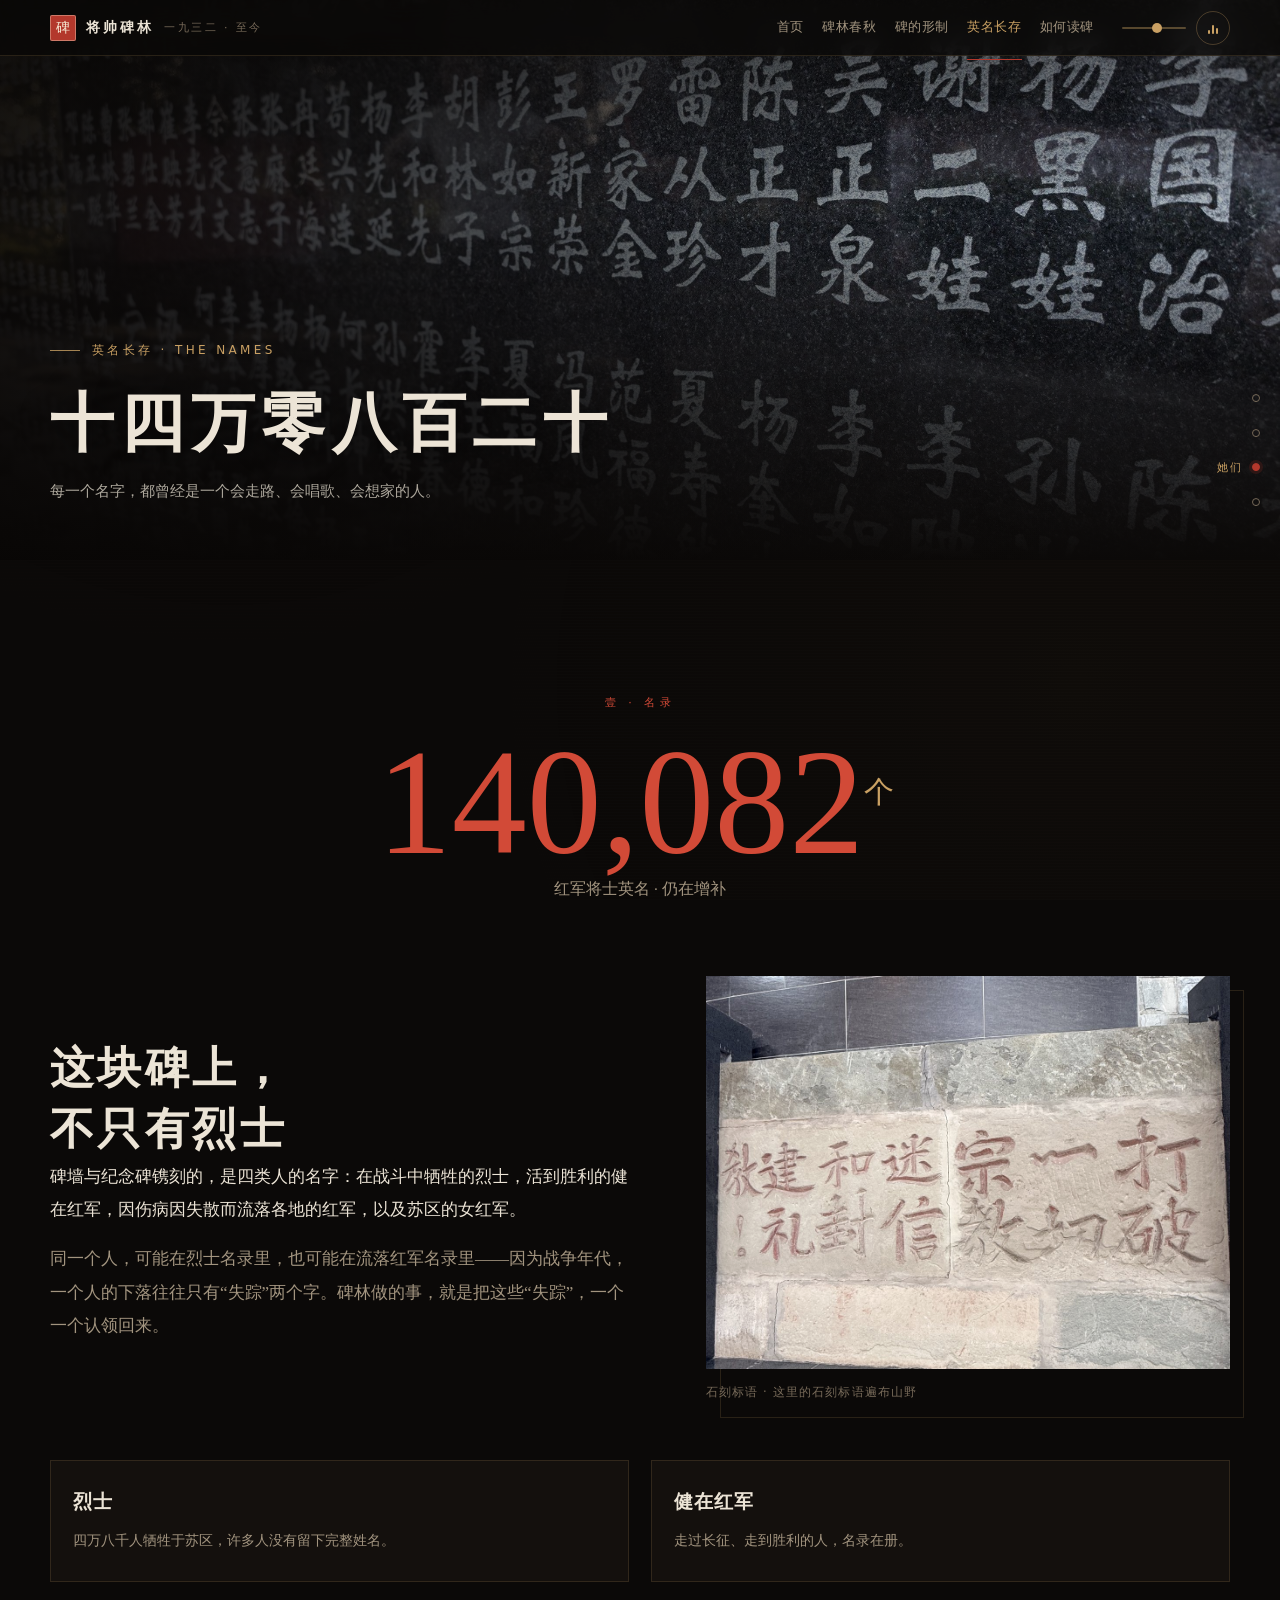
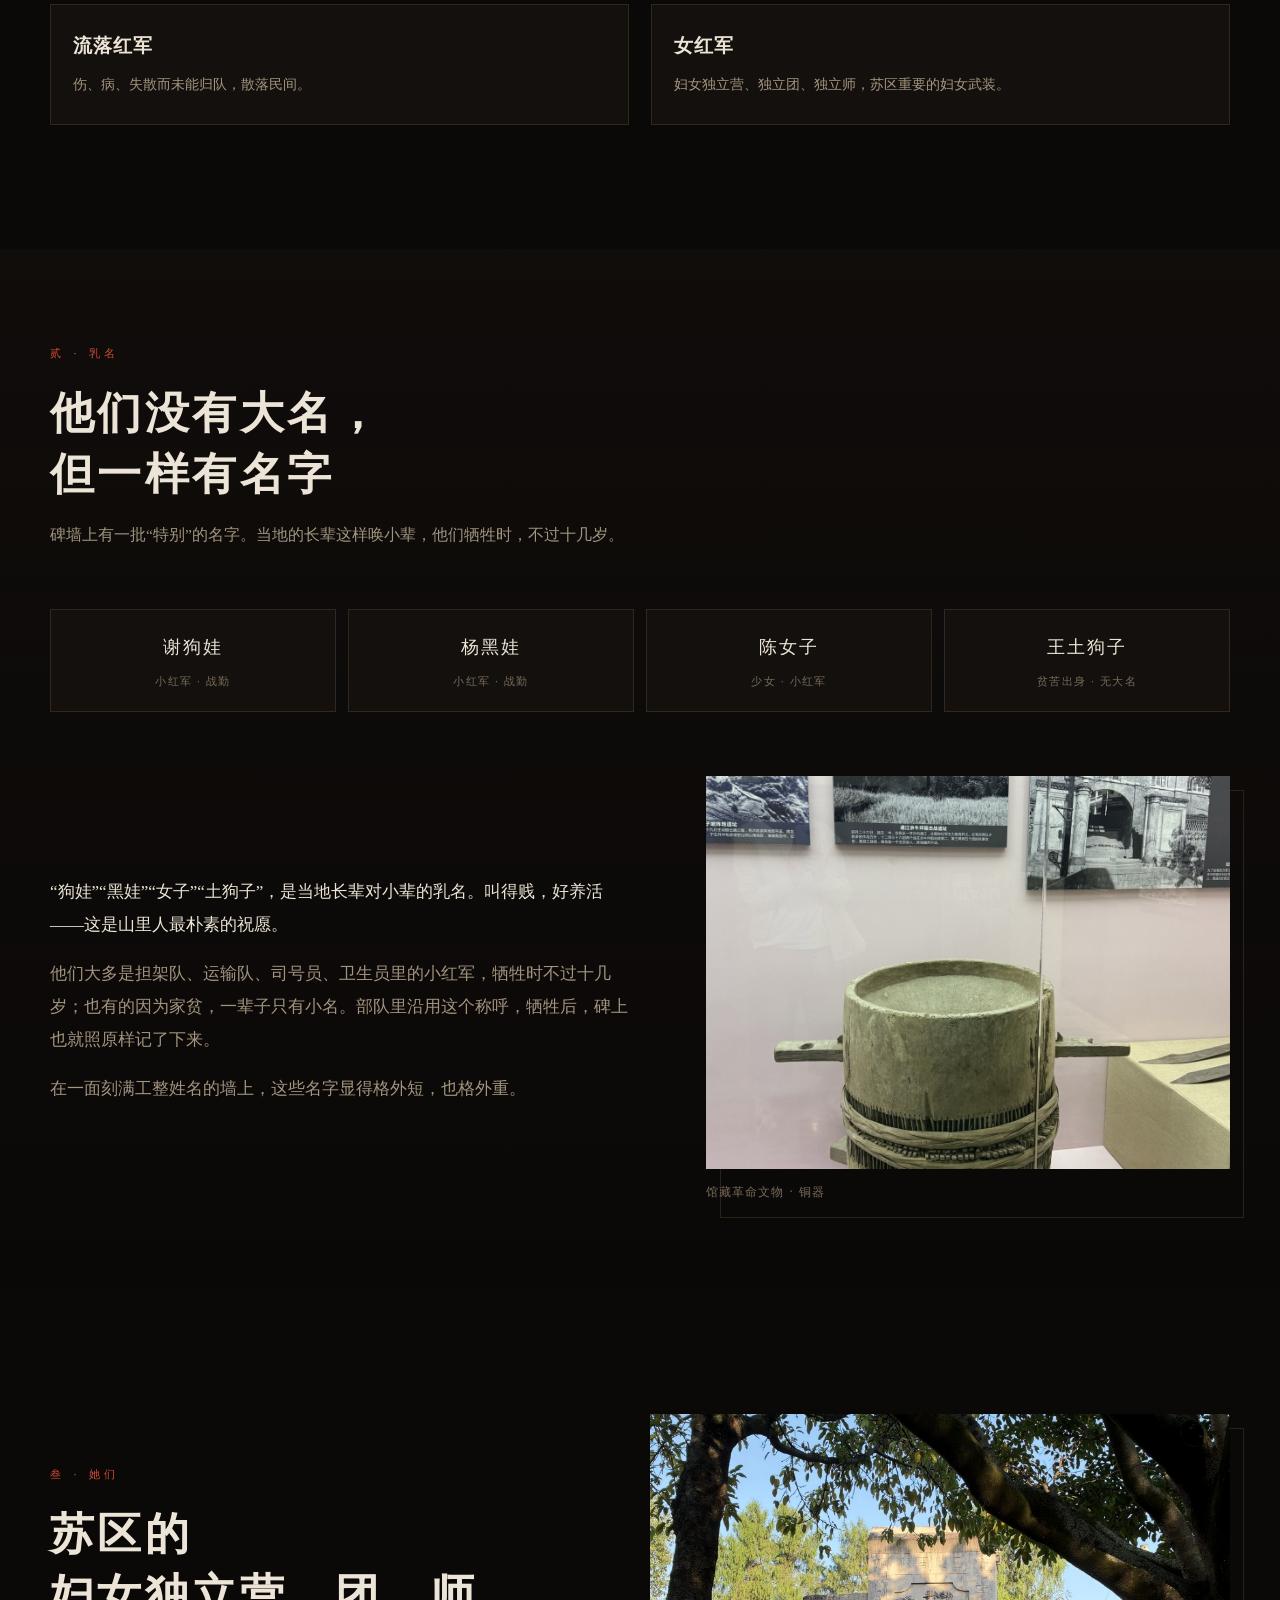
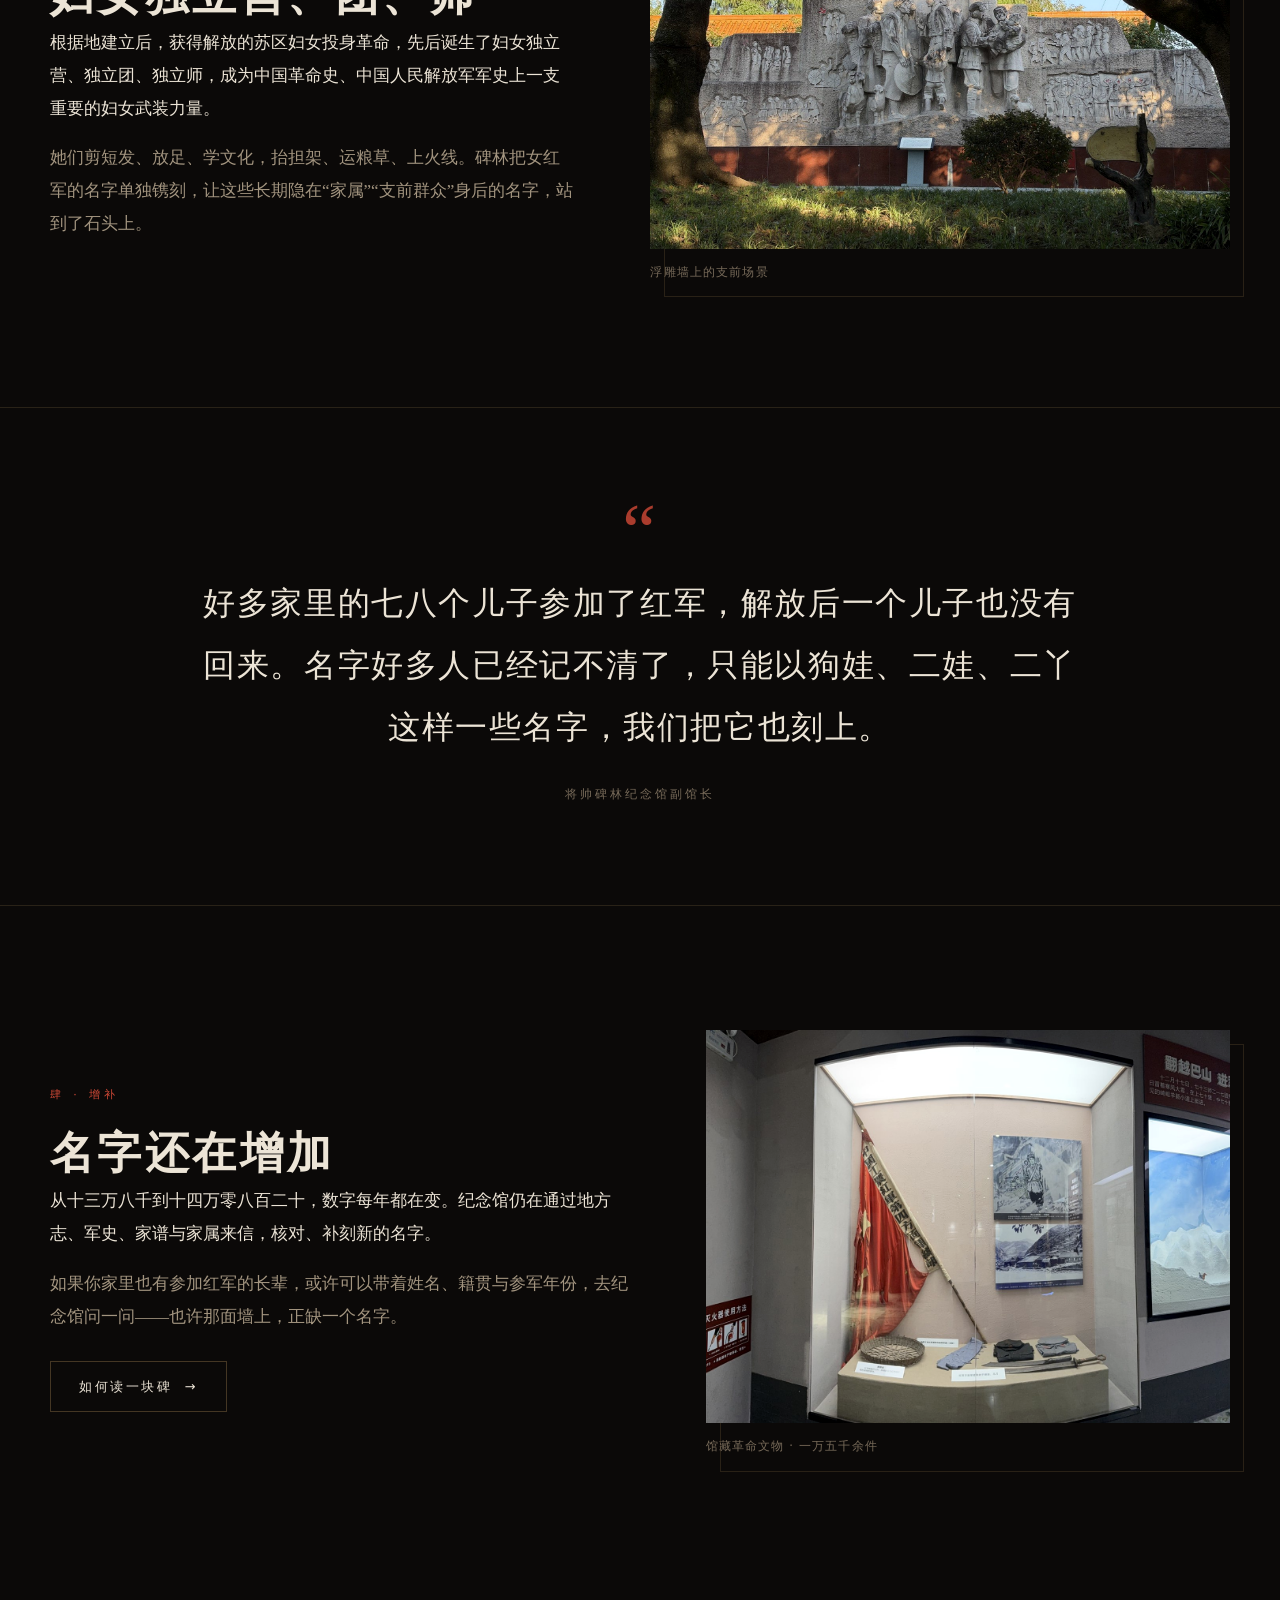
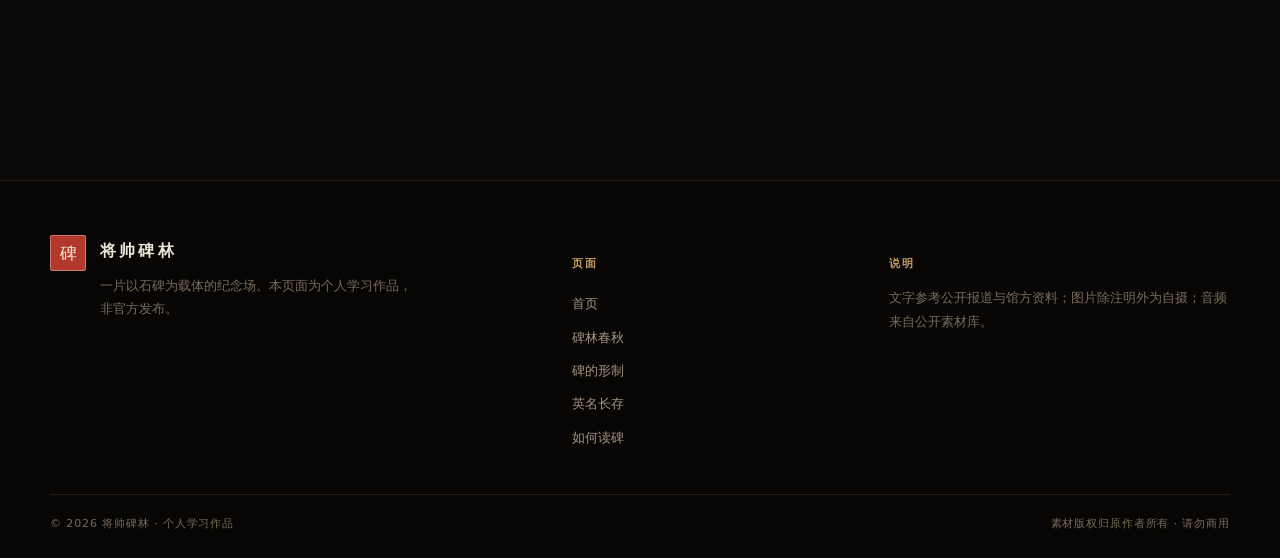
<file: names.html>
<!DOCTYPE html>
<html lang="zh-CN">
<head>
<meta charset="utf-8">
<meta name="viewport" content="width=device-width, initial-scale=1, viewport-fit=cover">
<title>英名长存 · 十四万零八百二十个名字 | 将帅碑林</title>
<meta name="description" content="将帅碑林镌刻十四万零八百二十个红军英名，包括烈士、健在红军、流落红军与女红军；谢狗娃、杨黑娃、陈女子这些乳名背后，是牺牲时只有十几岁的小红军。">
<link rel="stylesheet" href="assets/css/style.css">
</head>
<body data-page="names">

<div class="progress" id="progress"></div>

<header class="topbar" id="topbar">
  <div class="wrap">
    <a class="brand" href="index.html"><span class="seal">碑</span><b>将帅碑林</b><i>一九三二 · 至今</i></a>
    <nav class="nav" id="nav">
      <a href="index.html">首页</a>
      <a href="history.html">碑林春秋</a>
      <a href="sights.html">碑的形制</a>
      <a href="names.html" class="on">英名长存</a>
      <a href="visit.html">如何读碑</a>
    </nav>
    <div class="sound-wrap">
      <input class="vol" id="volRange" type="range" min="0" max="100" step="1" value="55" aria-label="背景音乐音量">
      <button class="sound-btn" id="soundBtn" type="button" aria-label="开启或关闭背景音乐" aria-pressed="true">
        <span class="bars"><i></i><i></i><i></i></span>
      </button>
    </div>
    <button class="menu-btn" id="menuBtn" type="button" aria-label="打开菜单" aria-expanded="false"><span></span><span></span></button>
  </div>
</header>

<aside class="dotnav" aria-label="本页章节">
  <a href="#n1" class="on"><span>名录</span></a>
  <a href="#n2"><span>乳名</span></a>
  <a href="#n3"><span>她们</span></a>
  <a href="#n4"><span>增补</span></a>
</aside>

<section class="page-hero names-hero">
  <img src="assets/img/wall.jpg" alt="碑墙上密刻的红军将士英名" fetchpriority="high">
  <div class="mask"></div>
  <div class="inner">
    <div class="kicker">英名长存 · THE NAMES</div>
    <h1>十四万零八百二十</h1>
    <p>每一个名字，都曾经是一个会走路、会唱歌、会想家的人。</p>
  </div>
</section>

<!-- 名录 -->
<section class="sec" id="n1">
  <div class="wrap">
    <div class="reveal" style="text-align:center">
      <span class="sec-no">壹 · 名录</span>
      <div class="big-number"><span data-count="140082" data-format="comma">0</span><small>个</small></div>
      <p class="sec-sub" style="margin:0 auto">红军将士英名 · 仍在增补</p>
    </div>

    <div class="split" style="margin-top:clamp(44px,6vw,72px)">
      <div class="split-body reveal">
        <h2>这块碑上，<br>不只有烈士</h2>
        <p>碑墙与纪念碑镌刻的，是四类人的名字：在战斗中牺牲的烈士，活到胜利的健在红军，因伤病因失散而流落各地的红军，以及苏区的女红军。</p>
        <p>同一个人，可能在烈士名录里，也可能在流落红军名录里——因为战争年代，一个人的下落往往只有“失踪”两个字。碑林做的事，就是把这些“失踪”，一个一个认领回来。</p>
      </div>
      <div class="split-media reveal d1">
        <img src="assets/img/stone-text.jpg" alt="石壁上镌刻的红军标语" class="zoomable" loading="lazy">
        <figcaption>石刻标语 · 这里的石刻标语遍布山野</figcaption>
      </div>
    </div>

    <div class="grid-2" style="margin-top:clamp(36px,5vw,56px)">
      <article class="card reveal"><div class="card-body"><h3>烈士</h3><p>四万八千人牺牲于苏区，许多人没有留下完整姓名。</p></div></article>
      <article class="card reveal d1"><div class="card-body"><h3>健在红军</h3><p>走过长征、走到胜利的人，名录在册。</p></div></article>
      <article class="card reveal"><div class="card-body"><h3>流落红军</h3><p>伤、病、失散而未能归队，散落民间。</p></div></article>
      <article class="card reveal d1"><div class="card-body"><h3>女红军</h3><p>妇女独立营、独立团、独立师，苏区重要的妇女武装。</p></div></article>
    </div>
  </div>
</section>

<!-- 乳名 -->
<section class="sec tight dark-2" id="n2">
  <div class="wrap">
    <div class="sec-head reveal">
      <span class="sec-no">贰 · 乳名</span>
      <h2>他们没有大名，<br>但一样有名字</h2>
      <p class="sec-sub">碑墙上有一批“特别”的名字。当地的长辈这样唤小辈，他们牺牲时，不过十几岁。</p>
    </div>

    <div class="chips reveal">
      <div class="chip"><b>谢狗娃</b><span>小红军 · 战勤</span></div>
      <div class="chip"><b>杨黑娃</b><span>小红军 · 战勤</span></div>
      <div class="chip"><b>陈女子</b><span>少女 · 小红军</span></div>
      <div class="chip"><b>王土狗子</b><span>贫苦出身 · 无大名</span></div>
    </div>

    <div class="split" style="margin-top:clamp(40px,5vw,64px)">
      <div class="split-body reveal">
        <p>“狗娃”“黑娃”“女子”“土狗子”，是当地长辈对小辈的乳名。叫得贱，好养活——这是山里人最朴素的祝愿。</p>
        <p>他们大多是担架队、运输队、司号员、卫生员里的小红军，牺牲时不过十几岁；也有的因为家贫，一辈子只有小名。部队里沿用这个称呼，牺牲后，碑上也就照原样记了下来。</p>
        <p>在一面刻满工整姓名的墙上，这些名字显得格外短，也格外重。</p>
      </div>
      <div class="split-media reveal d1">
        <img src="assets/img/bronze.jpg" alt="馆藏革命文物" class="zoomable" loading="lazy">
        <figcaption>馆藏革命文物 · 铜器</figcaption>
      </div>
    </div>
  </div>
</section>

<!-- 她们 -->
<section class="sec" id="n3">
  <div class="wrap">
    <div class="split rev">
      <div class="split-media reveal">
        <img src="assets/img/relief.jpg" alt="红军主题浮雕墙" class="zoomable" loading="lazy">
        <figcaption>浮雕墙上的支前场景</figcaption>
      </div>
      <div class="split-body reveal d1">
        <span class="sec-no">叁 · 她们</span>
        <h2>苏区的<br>妇女独立营、团、师</h2>
        <p>根据地建立后，获得解放的苏区妇女投身革命，先后诞生了妇女独立营、独立团、独立师，成为中国革命史、中国人民解放军军史上一支重要的妇女武装力量。</p>
        <p>她们剪短发、放足、学文化，抬担架、运粮草、上火线。碑林把女红军的名字单独镌刻，让这些长期隐在“家属”“支前群众”身后的名字，站到了石头上。</p>
      </div>
    </div>
  </div>
</section>

<section class="quote">
  <div class="wrap reveal">
    <blockquote>好多家里的七八个儿子参加了红军，解放后一个儿子也没有回来。名字好多人已经记不清了，只能以狗娃、二娃、二丫这样一些名字，我们把它也刻上。</blockquote>
    <cite>将帅碑林纪念馆副馆长</cite>
  </div>
</section>

<!-- 增补 -->
<section class="sec" id="n4">
  <div class="wrap">
    <div class="split">
      <div class="split-body reveal">
        <span class="sec-no">肆 · 增补</span>
        <h2>名字还在增加</h2>
        <p>从十三万八千到十四万零八百二十，数字每年都在变。纪念馆仍在通过地方志、军史、家谱与家属来信，核对、补刻新的名字。</p>
        <p>如果你家里也有参加红军的长辈，或许可以带着姓名、籍贯与参军年份，去纪念馆问一问——也许那面墙上，正缺一个名字。</p>
        <a class="btn" href="visit.html">如何读一块碑 <span class="arw">→</span></a>
      </div>
      <div class="split-media reveal d1">
        <img src="assets/img/exhibit.jpg" alt="纪念馆展厅中的革命文物" class="zoomable" loading="lazy">
        <figcaption>馆藏革命文物 · 一万五千余件</figcaption>
      </div>
    </div>

    <div class="stats reveal" style="margin-top:clamp(44px,6vw,66px)">
      <div class="stat"><b data-count="140082" data-format="comma">0</b><span>红军英名 · 个</span></div>
      <div class="stat"><b data-count="3237">0</b><span>个人单碑 · 块</span></div>
      <div class="stat"><b data-count="15000">0</b><span>馆藏物品 · 件</span></div>
      <div class="stat"><b data-count="100">0</b><span>年接待 · 万人次</span></div>
    </div>
  </div>
</section>

<footer class="footer">
  <div class="wrap footer-grid">
    <div class="f-brand"><span class="seal">碑</span><div><h4>将帅碑林</h4><p>一片以石碑为载体的纪念场。本页面为个人学习作品，非官方发布。</p></div></div>
    <div class="f-col"><h5>页面</h5><a href="index.html">首页</a><a href="history.html">碑林春秋</a><a href="sights.html">碑的形制</a><a href="names.html">英名长存</a><a href="visit.html">如何读碑</a></div>
    <div class="f-col"><h5>说明</h5><p style="font-size:12.5px;line-height:1.9;color:var(--dim)">文字参考公开报道与馆方资料；图片除注明外为自摄；音频来自公开素材库。</p></div>
  </div>
  <div class="wrap f-bottom"><span>© <span id="year">2026</span> 将帅碑林 · 个人学习作品</span><span>素材版权归原作者所有 · 请勿商用</span></div>
</footer>

<div class="toast" id="soundToast" role="status" aria-live="polite"></div>
<script src="assets/js/audio.js"></script>
<script src="assets/js/main.js"></script>
</body>
</html>
</file>
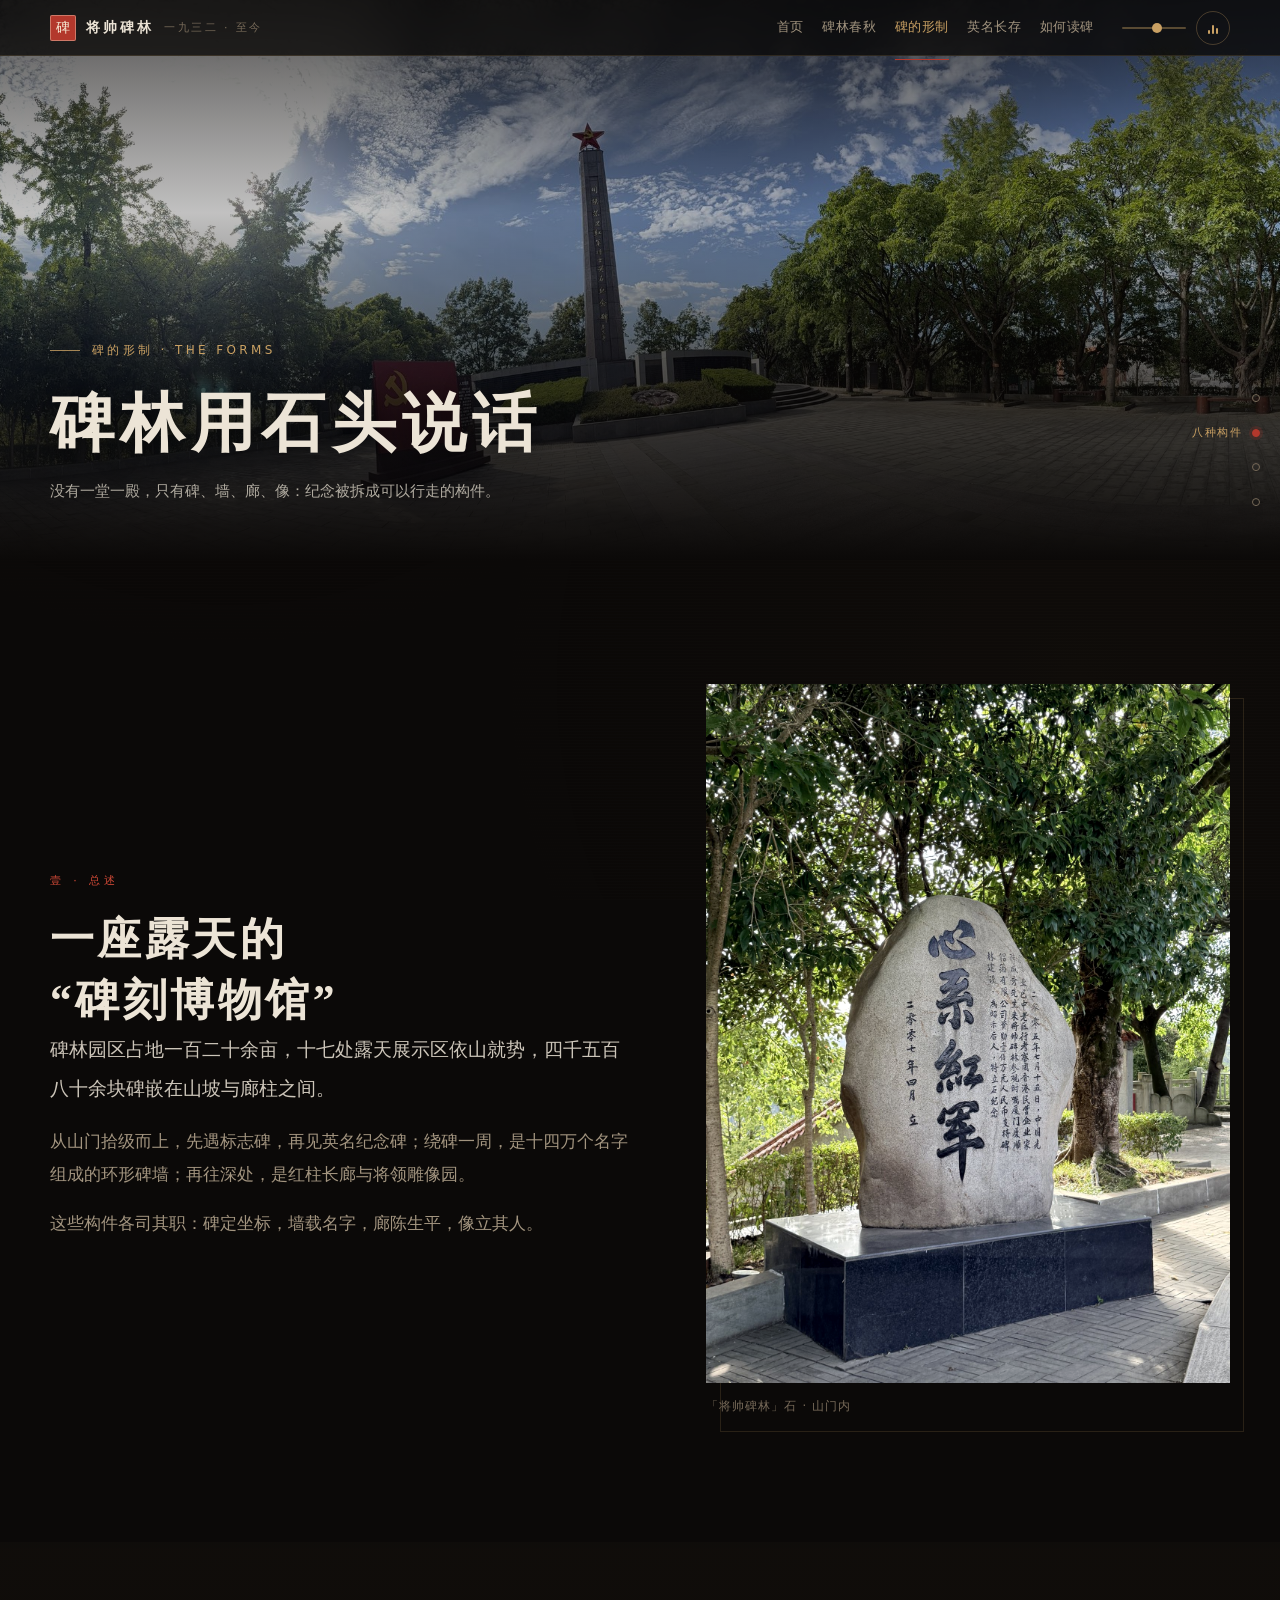
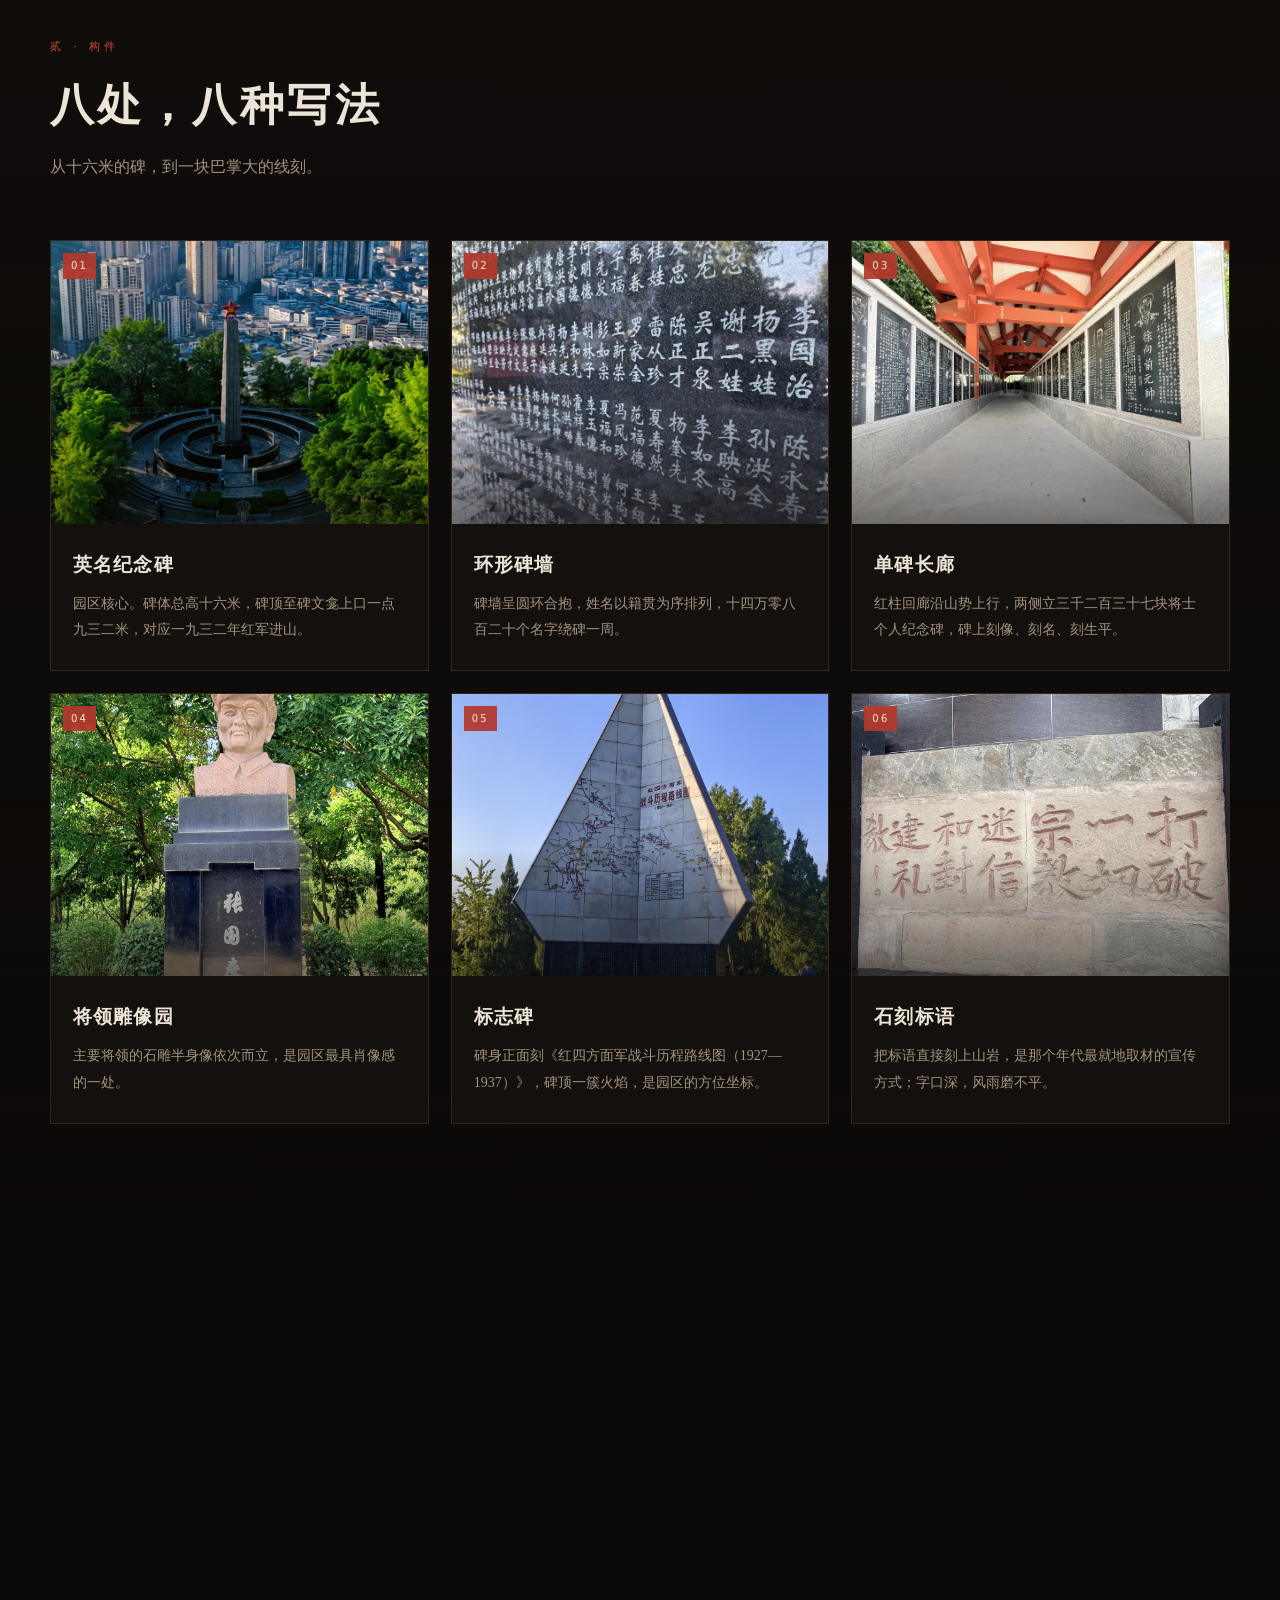
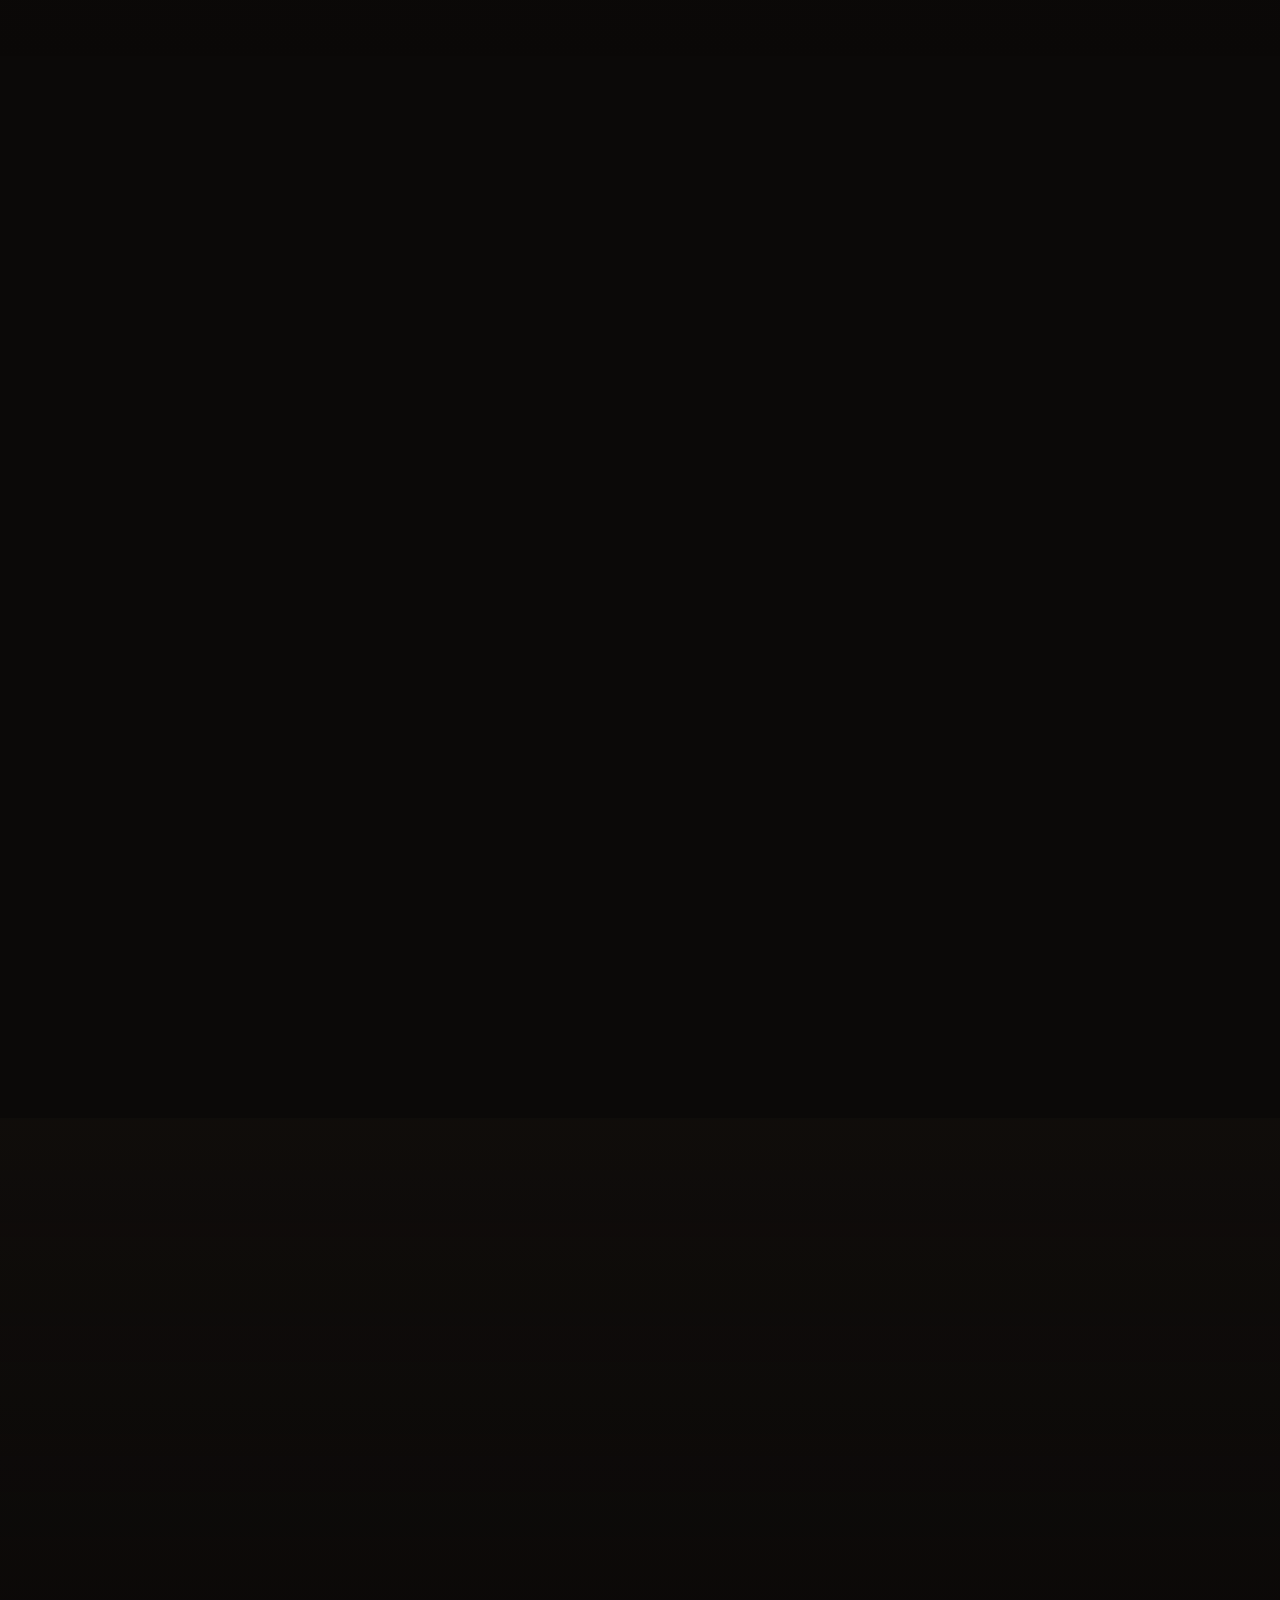
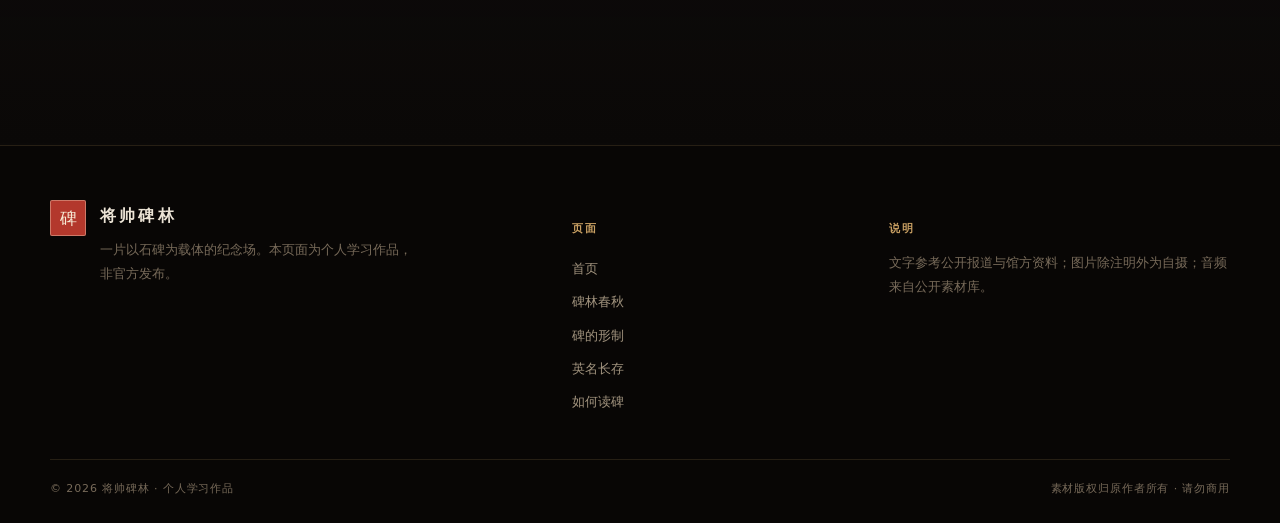
<file: sights.html>
<!DOCTYPE html>
<html lang="zh-CN">
<head>
<meta charset="utf-8">
<meta name="viewport" content="width=device-width, initial-scale=1, viewport-fit=cover">
<title>碑的形制 · 碑林的五种构件 | 将帅碑林</title>
<meta name="description" content="将帅碑林由纪念碑、碑墙、单碑长廊、雕像与标志碑五种构件组成：碑高十六米，碑顶至碑文龛上口一点九三二米，十四万英名绕碑一周。">
<link rel="stylesheet" href="assets/css/style.css">
</head>
<body data-page="sights">

<div class="progress" id="progress"></div>

<header class="topbar" id="topbar">
  <div class="wrap">
    <a class="brand" href="index.html"><span class="seal">碑</span><b>将帅碑林</b><i>一九三二 · 至今</i></a>
    <nav class="nav" id="nav">
      <a href="index.html">首页</a>
      <a href="history.html">碑林春秋</a>
      <a href="sights.html" class="on">碑的形制</a>
      <a href="names.html">英名长存</a>
      <a href="visit.html">如何读碑</a>
    </nav>
    <div class="sound-wrap">
      <input class="vol" id="volRange" type="range" min="0" max="100" step="1" value="55" aria-label="背景音乐音量">
      <button class="sound-btn" id="soundBtn" type="button" aria-label="开启或关闭背景音乐" aria-pressed="true">
        <span class="bars"><i></i><i></i><i></i></span>
      </button>
    </div>
    <button class="menu-btn" id="menuBtn" type="button" aria-label="打开菜单" aria-expanded="false"><span></span><span></span></button>
  </div>
</header>

<aside class="dotnav" aria-label="本页章节">
  <a href="#f1" class="on"><span>总述</span></a>
  <a href="#f2"><span>八种构件</span></a>
  <a href="#f3"><span>细看</span></a>
  <a href="#f4"><span>工艺</span></a>
</aside>

<section class="page-hero">
  <img src="assets/img/pano.jpg" alt="碑林与城区全景" fetchpriority="high">
  <div class="mask"></div>
  <div class="inner">
    <div class="kicker">碑的形制 · THE FORMS</div>
    <h1>碑林用石头说话</h1>
    <p>没有一堂一殿，只有碑、墙、廊、像：纪念被拆成可以行走的构件。</p>
  </div>
</section>

<!-- 总述 -->
<section class="sec" id="f1">
  <div class="wrap">
    <div class="split">
      <div class="split-body reveal">
        <span class="sec-no">壹 · 总述</span>
        <h2>一座露天的<br>“碑刻博物馆”</h2>
        <p class="lead">碑林园区占地一百二十余亩，十七处露天展示区依山就势，四千五百八十余块碑嵌在山坡与廊柱之间。</p>
        <p>从山门拾级而上，先遇标志碑，再见英名纪念碑；绕碑一周，是十四万个名字组成的环形碑墙；再往深处，是红柱长廊与将领雕像园。</p>
        <p>这些构件各司其职：碑定坐标，墙载名字，廊陈生平，像立其人。</p>
      </div>
      <div class="split-media portrait reveal d1">
        <img src="assets/img/sign.jpg" alt="刻有将帅碑林四字的景观石" class="zoomable" loading="lazy">
        <figcaption>「将帅碑林」石 · 山门内</figcaption>
      </div>
    </div>
  </div>
</section>

<!-- 八种构件 -->
<section class="sec tight dark-2" id="f2">
  <div class="wrap">
    <div class="sec-head reveal">
      <span class="sec-no">贰 · 构件</span>
      <h2>八处，八种写法</h2>
      <p class="sec-sub">从十六米的碑，到一块巴掌大的线刻。</p>
    </div>
    <div class="grid-3">
      <article class="card reveal">
        <div class="card-media"><span class="card-tag">01</span><img src="assets/img/monument-aerial.jpg" alt="英名纪念碑航拍" class="zoomable" loading="lazy"></div>
        <div class="card-body"><h3>英名纪念碑</h3><p>园区核心。碑体总高十六米，碑顶至碑文龛上口一点九三二米，对应一九三二年红军进山。</p></div>
      </article>
      <article class="card reveal d1">
        <div class="card-media"><span class="card-tag">02</span><img src="assets/img/wall.jpg" alt="环形碑墙上的英名" class="zoomable" loading="lazy"></div>
        <div class="card-body"><h3>环形碑墙</h3><p>碑墙呈圆环合抱，姓名以籍贯为序排列，十四万零八百二十个名字绕碑一周。</p></div>
      </article>
      <article class="card reveal d2">
        <div class="card-media"><span class="card-tag">03</span><img src="assets/img/corridor.jpg" alt="红柱回廊中的单碑长廊" class="zoomable" loading="lazy"></div>
        <div class="card-body"><h3>单碑长廊</h3><p>红柱回廊沿山势上行，两侧立三千二百三十七块将士个人纪念碑，碑上刻像、刻名、刻生平。</p></div>
      </article>
      <article class="card reveal">
        <div class="card-media"><span class="card-tag">04</span><img src="assets/img/statue.jpg" alt="将领石雕像" class="zoomable" loading="lazy"></div>
        <div class="card-body"><h3>将领雕像园</h3><p>主要将领的石雕半身像依次而立，是园区最具肖像感的一处。</p></div>
      </article>
      <article class="card reveal d1">
        <div class="card-media"><span class="card-tag">05</span><img src="assets/img/marker.jpg" alt="标志碑与路线图" class="zoomable" loading="lazy"></div>
        <div class="card-body"><h3>标志碑</h3><p>碑身正面刻《红四方面军战斗历程路线图（1927—1937）》，碑顶一簇火焰，是园区的方位坐标。</p></div>
      </article>
      <article class="card reveal d2">
        <div class="card-media"><span class="card-tag">06</span><img src="assets/img/stone-text.jpg" alt="石壁上的红军标语" class="zoomable" loading="lazy"></div>
        <div class="card-body"><h3>石刻标语</h3><p>把标语直接刻上山岩，是那个年代最就地取材的宣传方式；字口深，风雨磨不平。</p></div>
      </article>
      <article class="card reveal">
        <div class="card-media"><span class="card-tag">07</span><img src="assets/img/relief.jpg" alt="红军主题浮雕墙" class="zoomable" loading="lazy"></div>
        <div class="card-body"><h3>浮雕墙</h3><p>以浅浮雕铺开参军、支前、战斗的场景，把叙事交给石头的起伏。</p></div>
      </article>
      <article class="card reveal d1">
        <div class="card-media"><span class="card-tag">08</span><img src="assets/img/exhibit.jpg" alt="纪念馆展厅内的革命文物" class="zoomable" loading="lazy"></div>
        <div class="card-body"><h3>馆藏文物</h3><p>与碑林同属一个纪念馆体系，馆藏革命物品一万五千余件，可看到红旗、武器与手迹。</p></div>
      </article>
    </div>
  </div>
</section>

<!-- 细看 -->
<section class="sec" id="f3">
  <div class="wrap">
    <div class="split rev">
      <div class="split-media portrait reveal">
        <img src="assets/img/corridor.jpg" alt="单碑长廊内部" class="zoomable" loading="lazy">
        <figcaption>单碑长廊 · 一块碑就是一段压缩的人生</figcaption>
      </div>
      <div class="split-body reveal d1">
        <span class="sec-no">叁 · 细看</span>
        <h2>一块碑上，<br>有四层信息</h2>
        <p>第一层是碑额：姓名与称谓。第二层是碑文：籍贯、生卒、任职。第三层是线刻肖像，寥寥数笔，眉眼可辨。</p>
        <p>第四层是碑的形制本身——石料、尺寸、边饰、字体。它们不说话，却标出了这块碑在整座碑林里的位置。</p>
        <p>把四层读完，一个人才算从纸上站起来。</p>
      </div>
    </div>
  </div>
</section>

<!-- 工艺 -->
<section class="sec tight dark-2" id="f4">
  <div class="wrap">
    <div class="sec-head reveal">
      <span class="sec-no">肆 · 工艺</span>
      <h2>一块碑的四个工序</h2>
      <p class="sec-sub">从选石到描金，一块碑要在山里待上许多年。</p>
    </div>
    <div class="steps reveal">
      <div class="step" data-no="01"><b>选石</b><span>多用青石与花岗岩，取质地细密、少裂纹者，耐风化。</span></div>
      <div class="step" data-no="02"><b>起稿</b><span>按统一格式排版，姓名、籍贯、生卒、任职各有位置。</span></div>
      <div class="step" data-no="03"><b>阴刻</b><span>字口向下凿进石面，深者数毫米，可保百年不浅。</span></div>
      <div class="step" data-no="04"><b>描金</b><span>刻成后填金或填朱，远看是一行行微光，近看才识得字。</span></div>
    </div>
    <p class="sec-sub reveal" style="margin-top:30px;max-width:760px">石头不会说话，但刻痕替它记着：谁的刀工、哪一年的石料、哪一次补刻。看碑的人未必在意，碑自己知道。</p>
  </div>
</section>

<footer class="footer">
  <div class="wrap footer-grid">
    <div class="f-brand"><span class="seal">碑</span><div><h4>将帅碑林</h4><p>一片以石碑为载体的纪念场。本页面为个人学习作品，非官方发布。</p></div></div>
    <div class="f-col"><h5>页面</h5><a href="index.html">首页</a><a href="history.html">碑林春秋</a><a href="sights.html">碑的形制</a><a href="names.html">英名长存</a><a href="visit.html">如何读碑</a></div>
    <div class="f-col"><h5>说明</h5><p style="font-size:12.5px;line-height:1.9;color:var(--dim)">文字参考公开报道与馆方资料；图片除注明外为自摄；音频来自公开素材库。</p></div>
  </div>
  <div class="wrap f-bottom"><span>© <span id="year">2026</span> 将帅碑林 · 个人学习作品</span><span>素材版权归原作者所有 · 请勿商用</span></div>
</footer>

<div class="toast" id="soundToast" role="status" aria-live="polite"></div>
<script src="assets/js/audio.js"></script>
<script src="assets/js/main.js"></script>
</body>
</html>
</file>
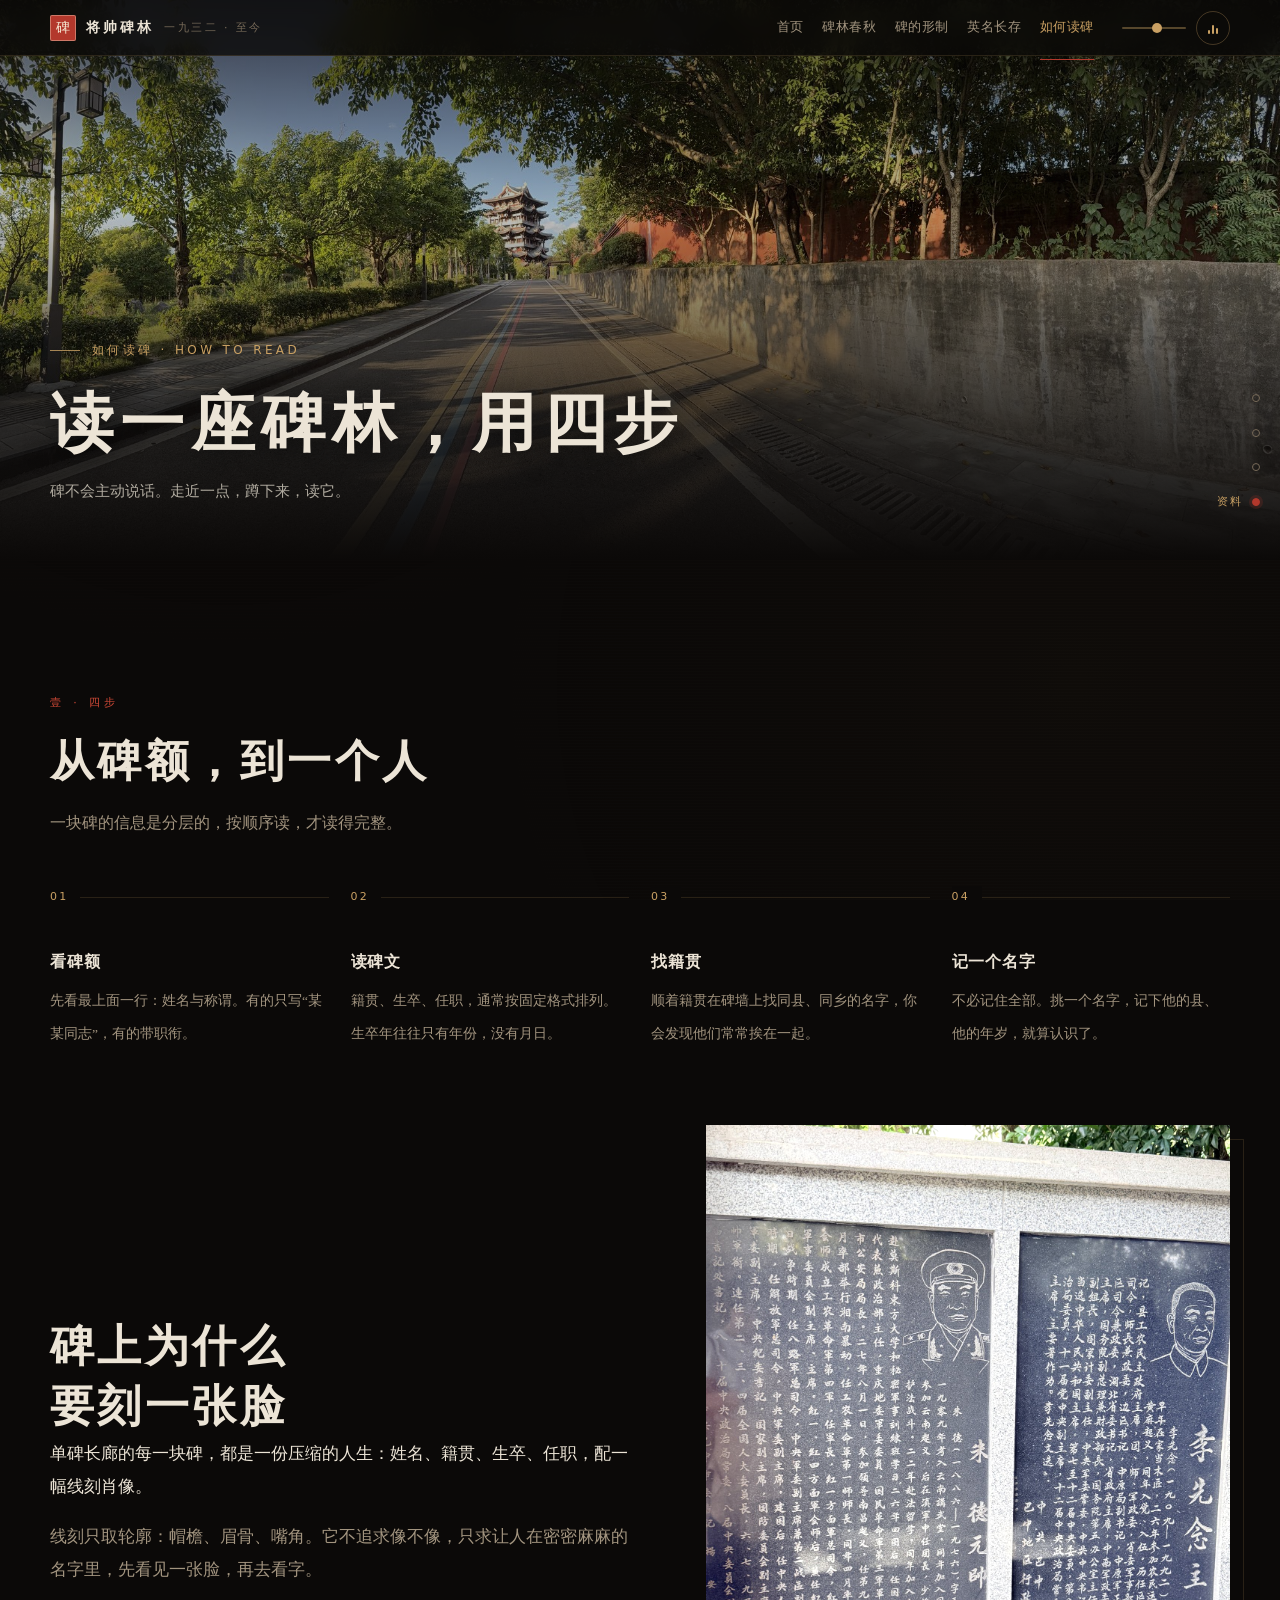
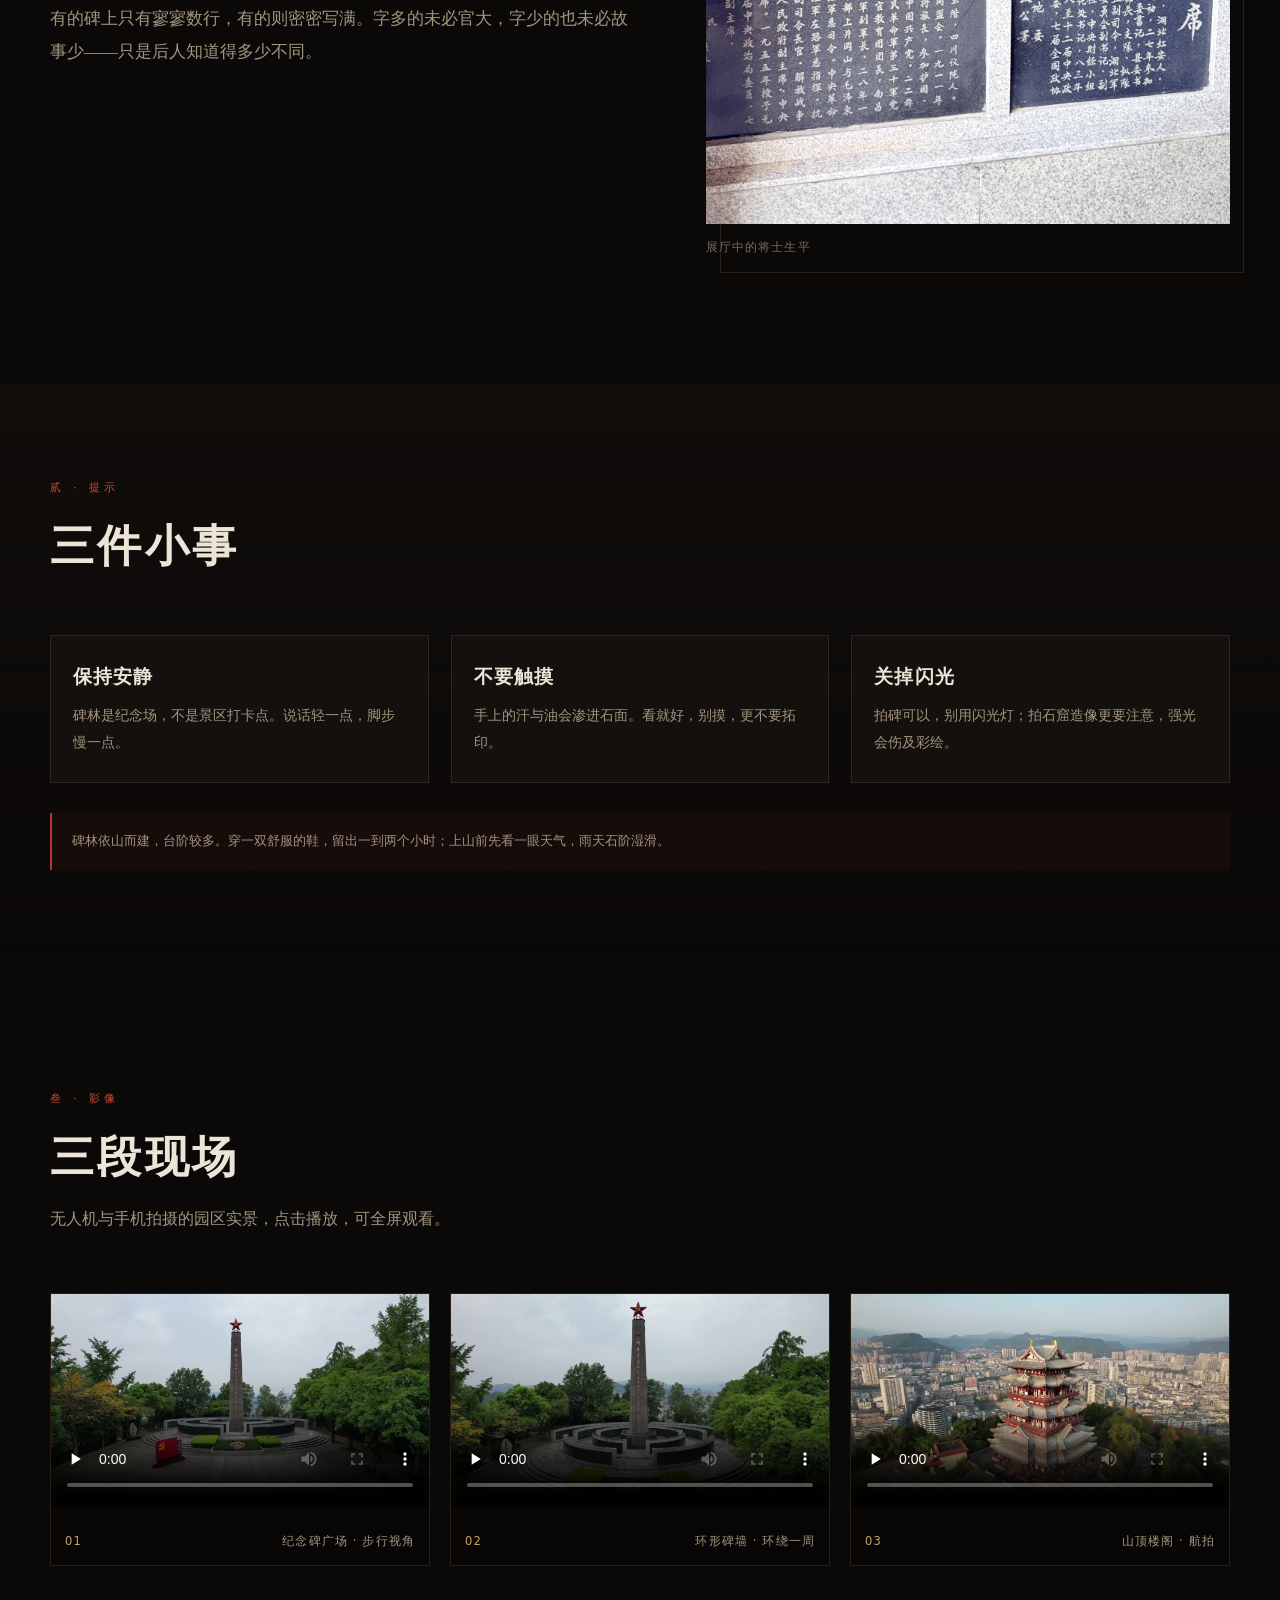
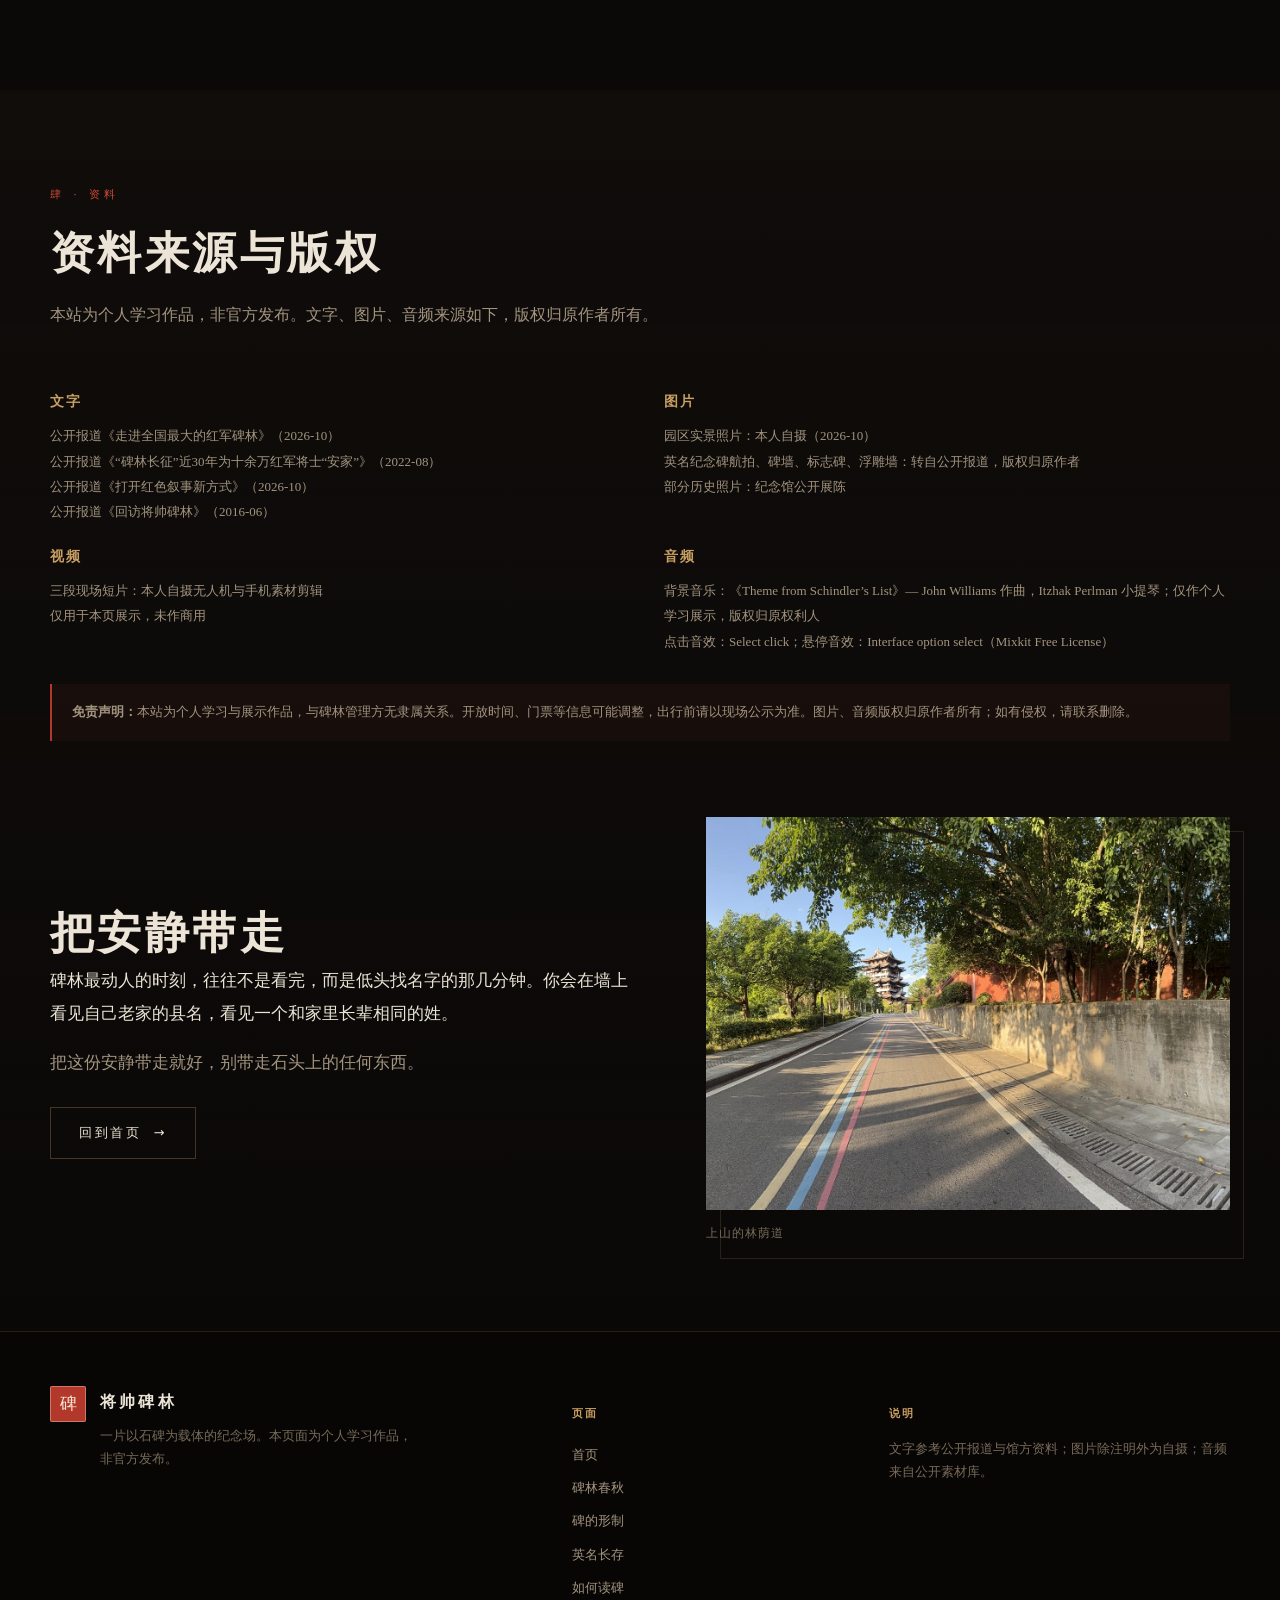
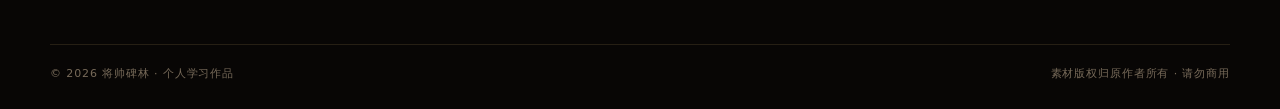
<file: visit.html>
<!DOCTYPE html>
<html lang="zh-CN">
<head>
<meta charset="utf-8">
<meta name="viewport" content="width=device-width, initial-scale=1, viewport-fit=cover">
<title>如何读碑 · 四步读完一座碑林 | 将帅碑林</title>
<meta name="description" content="读碑林的方法：看碑额、读碑文、找籍贯、记一个名字。附现场影像、观展提示与资料来源。">
<link rel="stylesheet" href="assets/css/style.css">
</head>
<body data-page="visit">

<div class="progress" id="progress"></div>

<header class="topbar" id="topbar">
  <div class="wrap">
    <a class="brand" href="index.html"><span class="seal">碑</span><b>将帅碑林</b><i>一九三二 · 至今</i></a>
    <nav class="nav" id="nav">
      <a href="index.html">首页</a>
      <a href="history.html">碑林春秋</a>
      <a href="sights.html">碑的形制</a>
      <a href="names.html">英名长存</a>
      <a href="visit.html" class="on">如何读碑</a>
    </nav>
    <div class="sound-wrap">
      <input class="vol" id="volRange" type="range" min="0" max="100" step="1" value="55" aria-label="背景音乐音量">
      <button class="sound-btn" id="soundBtn" type="button" aria-label="开启或关闭背景音乐" aria-pressed="true">
        <span class="bars"><i></i><i></i><i></i></span>
      </button>
    </div>
    <button class="menu-btn" id="menuBtn" type="button" aria-label="打开菜单" aria-expanded="false"><span></span><span></span></button>
  </div>
</header>

<aside class="dotnav" aria-label="本页章节">
  <a href="#r1" class="on"><span>四步</span></a>
  <a href="#r2"><span>提示</span></a>
  <a href="#r3"><span>影像</span></a>
  <a href="#r4"><span>资料</span></a>
</aside>

<section class="page-hero">
  <img src="assets/img/road.jpg" alt="上山的林荫道" fetchpriority="high">
  <div class="mask"></div>
  <div class="inner">
    <div class="kicker">如何读碑 · HOW TO READ</div>
    <h1>读一座碑林，用四步</h1>
    <p>碑不会主动说话。走近一点，蹲下来，读它。</p>
  </div>
</section>

<!-- 四步 -->
<section class="sec" id="r1">
  <div class="wrap">
    <div class="sec-head reveal">
      <span class="sec-no">壹 · 四步</span>
      <h2>从碑额，到一个人</h2>
      <p class="sec-sub">一块碑的信息是分层的，按顺序读，才读得完整。</p>
    </div>
    <div class="steps reveal">
      <div class="step" data-no="01"><b>看碑额</b><span>先看最上面一行：姓名与称谓。有的只写“某某同志”，有的带职衔。</span></div>
      <div class="step" data-no="02"><b>读碑文</b><span>籍贯、生卒、任职，通常按固定格式排列。生卒年往往只有年份，没有月日。</span></div>
      <div class="step" data-no="03"><b>找籍贯</b><span>顺着籍贯在碑墙上找同县、同乡的名字，你会发现他们常常挨在一起。</span></div>
      <div class="step" data-no="04"><b>记一个名字</b><span>不必记住全部。挑一个名字，记下他的县、他的年岁，就算认识了。</span></div>
    </div>

    <div class="split" style="margin-top:clamp(48px,6vw,76px)">
      <div class="split-body reveal">
        <h2>碑上为什么<br>要刻一张脸</h2>
        <p>单碑长廊的每一块碑，都是一份压缩的人生：姓名、籍贯、生卒、任职，配一幅线刻肖像。</p>
        <p>线刻只取轮廓：帽檐、眉骨、嘴角。它不追求像不像，只求让人在密密麻麻的名字里，先看见一张脸，再去看字。</p>
        <p>有的碑上只有寥寥数行，有的则密密写满。字多的未必官大，字少的也未必故事少——只是后人知道得多少不同。</p>
      </div>
      <div class="split-media portrait reveal d1">
        <img src="assets/img/hall.jpg" alt="展厅内的将士生平展板" class="zoomable" loading="lazy">
        <figcaption>展厅中的将士生平</figcaption>
      </div>
    </div>
  </div>
</section>

<!-- 提示 -->
<section class="sec tight dark-2" id="r2">
  <div class="wrap">
    <div class="sec-head reveal">
      <span class="sec-no">贰 · 提示</span>
      <h2>三件小事</h2>
    </div>
    <div class="grid-3">
      <article class="card reveal"><div class="card-body"><h3>保持安静</h3><p>碑林是纪念场，不是景区打卡点。说话轻一点，脚步慢一点。</p></div></article>
      <article class="card reveal d1"><div class="card-body"><h3>不要触摸</h3><p>手上的汗与油会渗进石面。看就好，别摸，更不要拓印。</p></div></article>
      <article class="card reveal d2"><div class="card-body"><h3>关掉闪光</h3><p>拍碑可以，别用闪光灯；拍石窟造像更要注意，强光会伤及彩绘。</p></div></article>
    </div>
    <div class="notice reveal">碑林依山而建，台阶较多。穿一双舒服的鞋，留出一到两个小时；上山前先看一眼天气，雨天石阶湿滑。</div>
  </div>
</section>

<!-- 影像 -->
<section class="sec" id="r3">
  <div class="wrap">
    <div class="sec-head reveal">
      <span class="sec-no">叁 · 影像</span>
      <h2>三段现场</h2>
      <p class="sec-sub">无人机与手机拍摄的园区实景，点击播放，可全屏观看。</p>
    </div>
    <div class="videos reveal">
      <figure class="video-card">
        <video controls preload="none" poster="assets/img/poster-v-monument.jpg" playsinline>
          <source src="assets/video/v-monument.mp4" type="video/mp4">
        </video>
        <figcaption><span>01</span>纪念碑广场 · 步行视角</figcaption>
      </figure>
      <figure class="video-card">
        <video controls preload="none" poster="assets/img/poster-v-ring.jpg" playsinline>
          <source src="assets/video/v-ring.mp4" type="video/mp4">
        </video>
        <figcaption><span>02</span>环形碑墙 · 环绕一周</figcaption>
      </figure>
      <figure class="video-card">
        <video controls preload="none" poster="assets/img/poster-v-pavilion.jpg" playsinline>
          <source src="assets/video/v-pavilion.mp4" type="video/mp4">
        </video>
        <figcaption><span>03</span>山顶楼阁 · 航拍</figcaption>
      </figure>
    </div>
  </div>
</section>

<!-- 资料 -->
<section class="sec tight dark-2" id="r4">
  <div class="wrap">
    <div class="sec-head reveal">
      <span class="sec-no">肆 · 资料</span>
      <h2>资料来源与版权</h2>
      <p class="sec-sub">本站为个人学习作品，非官方发布。文字、图片、音频来源如下，版权归原作者所有。</p>
    </div>
    <div class="sources">
      <div class="source reveal">
        <h4>文字</h4>
        <ul>
          <li>公开报道《走进全国最大的红军碑林》（2026-10）</li>
          <li>公开报道《“碑林长征”近30年为十余万红军将士“安家”》（2022-08）</li>
          <li>公开报道《打开红色叙事新方式》（2026-10）</li>
          <li>公开报道《回访将帅碑林》（2016-06）</li>
        </ul>
      </div>
      <div class="source reveal d1">
        <h4>图片</h4>
        <ul>
          <li>园区实景照片：本人自摄（2026-10）</li>
          <li>英名纪念碑航拍、碑墙、标志碑、浮雕墙：转自公开报道，版权归原作者</li>
          <li>部分历史照片：纪念馆公开展陈</li>
        </ul>
      </div>
      <div class="source reveal">
        <h4>视频</h4>
        <ul>
          <li>三段现场短片：本人自摄无人机与手机素材剪辑</li>
          <li>仅用于本页展示，未作商用</li>
        </ul>
      </div>
      <div class="source reveal d1">
        <h4>音频</h4>
        <ul>
          <li>背景音乐：《Theme from Schindler’s List》— John Williams 作曲，Itzhak Perlman 小提琴；仅作个人学习展示，版权归原权利人</li>
          <li>点击音效：Select click；悬停音效：Interface option select（Mixkit Free License）</li>
        </ul>
      </div>
    </div>
    <div class="notice reveal"><strong>免责声明：</strong>本站为个人学习与展示作品，与碑林管理方无隶属关系。开放时间、门票等信息可能调整，出行前请以现场公示为准。图片、音频版权归原作者所有；如有侵权，请联系删除。</div>

    <div class="split" style="margin-top:clamp(48px,6vw,76px)">
      <div class="split-body reveal">
        <h2>把安静带走</h2>
        <p>碑林最动人的时刻，往往不是看完，而是低头找名字的那几分钟。你会在墙上看见自己老家的县名，看见一个和家里长辈相同的姓。</p>
        <p>把这份安静带走就好，别带走石头上的任何东西。</p>
        <a class="btn" href="index.html">回到首页 <span class="arw">→</span></a>
      </div>
      <div class="split-media reveal d1">
        <img src="assets/img/road.jpg" alt="上山的林荫道路" class="zoomable" loading="lazy">
        <figcaption>上山的林荫道</figcaption>
      </div>
    </div>
  </div>
</section>

<footer class="footer">
  <div class="wrap footer-grid">
    <div class="f-brand"><span class="seal">碑</span><div><h4>将帅碑林</h4><p>一片以石碑为载体的纪念场。本页面为个人学习作品，非官方发布。</p></div></div>
    <div class="f-col"><h5>页面</h5><a href="index.html">首页</a><a href="history.html">碑林春秋</a><a href="sights.html">碑的形制</a><a href="names.html">英名长存</a><a href="visit.html">如何读碑</a></div>
    <div class="f-col"><h5>说明</h5><p style="font-size:12.5px;line-height:1.9;color:var(--dim)">文字参考公开报道与馆方资料；图片除注明外为自摄；音频来自公开素材库。</p></div>
  </div>
  <div class="wrap f-bottom"><span>© <span id="year">2026</span> 将帅碑林 · 个人学习作品</span><span>素材版权归原作者所有 · 请勿商用</span></div>
</footer>

<div class="toast" id="soundToast" role="status" aria-live="polite"></div>
<script src="assets/js/audio.js"></script>
<script src="assets/js/main.js"></script>
</body>
</html>
</file>
<file: assets/css/style.css>
@charset "utf-8";
/* ============================================================
   将帅碑林 · 专题站样式
   碑石黑 / 宣纸白 / 朱砂 / 铜金
   参考：深色数据专题的编辑式排版
   ============================================================ */

:root{
  --bg:#0b0908;
  --bg-2:#0f0c0a;
  --panel:#14100d;
  --panel-2:#1a1511;
  --line:rgba(201,160,99,.16);
  --line-2:rgba(201,160,99,.3);
  --ink:#ece4d6;
  --muted:#a2947f;
  --dim:#776a59;
  --red:#b3382c;
  --red-2:#d24a37;
  --gold:#c9a063;
  --maxw:1180px;
  --serif:"Noto Serif SC","Source Han Serif SC","Source Han Serif CN","Songti SC","STSong","SimSun",serif;
  --sans:"PingFang SC","Microsoft YaHei","Source Han Sans SC","Noto Sans SC",system-ui,sans-serif;
  color-scheme:dark;
}

*{box-sizing:border-box;}
html{scroll-behavior:smooth;}
body{
  margin:0;background:var(--bg);color:var(--ink);
  font-family:var(--serif);font-size:17px;line-height:1.95;
  -webkit-font-smoothing:antialiased;overflow-x:hidden;
}
body::before{
  content:"";position:fixed;inset:0;pointer-events:none;z-index:0;opacity:.55;
  background:
    radial-gradient(circle at 18% 12%, rgba(179,56,44,.06), transparent 42%),
    radial-gradient(circle at 84% 76%, rgba(201,160,99,.05), transparent 46%),
    repeating-linear-gradient(0deg, rgba(255,255,255,.012) 0 1px, transparent 1px 3px);
}
img,video{display:block;max-width:100%;}
a{color:inherit;text-decoration:none;}
button{font:inherit;color:inherit;background:none;border:0;cursor:pointer;}
h1,h2,h3,h4,p,figure,blockquote{margin:0;}
ul,ol{margin:0;padding:0;list-style:none;}
::selection{background:var(--red);color:#fff;}
:focus-visible{outline:2px solid var(--gold);outline-offset:3px;}

.wrap{width:min(var(--maxw),calc(100% - 56px));margin:0 auto;position:relative;z-index:1;}
.num{font-variant-numeric:tabular-nums;letter-spacing:-.02em;}

/* ---------------- 顶栏 ---------------- */
.topbar{
  position:fixed;top:0;left:0;right:0;z-index:80;height:56px;
  background:rgba(10,8,7,.78);backdrop-filter:blur(12px);
  border-bottom:1px solid var(--line);
  transition:background .3s;
}
.topbar.solid{background:rgba(9,7,6,.95);}
.topbar .wrap{display:flex;align-items:center;gap:22px;height:56px;}
.brand{display:flex;align-items:center;gap:10px;white-space:nowrap;}
.seal{
  width:26px;height:26px;display:grid;place-items:center;border-radius:2px;
  background:var(--red);color:#f6ead5;font-size:14px;line-height:1;
  box-shadow:inset 0 0 0 1px rgba(255,240,215,.35);
}
.brand b{font-size:14px;font-weight:600;letter-spacing:.22em;}
.brand i{font-style:normal;font-family:var(--sans);font-size:11px;letter-spacing:.22em;color:var(--dim);}
.nav{display:flex;gap:18px;margin-left:auto;font-family:var(--sans);font-size:12.5px;letter-spacing:.05em;}
.nav a{color:var(--muted);padding:19px 0;border-bottom:1px solid transparent;transition:color .2s,border-color .2s;}
.nav a:hover{color:var(--ink);}
.nav a.on{color:var(--gold);border-color:var(--red);}
.sound-wrap{display:flex;align-items:center;gap:10px;margin-left:6px;}
.vol{width:64px;height:14px;margin:0;padding:0;background:transparent;-webkit-appearance:none;appearance:none;cursor:pointer;}
.vol::-webkit-slider-runnable-track{height:2px;border-radius:2px;background:rgba(201,160,99,.4);}
.vol::-webkit-slider-thumb{-webkit-appearance:none;width:10px;height:10px;margin-top:-4px;border:0;border-radius:50%;background:var(--gold);}
.vol::-moz-range-track{height:2px;background:rgba(201,160,99,.4);}
.vol::-moz-range-thumb{width:10px;height:10px;border:0;border-radius:50%;background:var(--gold);}
.sound-btn{
  width:34px;height:34px;border-radius:50%;border:1px solid var(--line-2);
  display:grid;place-items:center;transition:border-color .25s,background .25s;
}
.sound-btn:hover{border-color:var(--gold);background:rgba(201,160,99,.08);}
.sound-btn .bars{display:flex;align-items:flex-end;gap:2px;height:12px;}
.sound-btn .bars i{width:2px;height:4px;background:var(--gold);border-radius:1px;animation:eq 1.1s ease-in-out infinite paused;}
.sound-btn .bars i:nth-child(2){height:9px;animation-delay:.18s;}
.sound-btn .bars i:nth-child(3){height:6px;animation-delay:.36s;}
.sound-btn.playing .bars i{animation-play-state:running;}
.sound-btn.muted .bars i{background:var(--dim);}
@keyframes eq{0%,100%{transform:scaleY(.5);}50%{transform:scaleY(1.3);}}
.menu-btn{display:none;width:34px;height:34px;position:relative;border:1px solid var(--line-2);border-radius:50%;}
.menu-btn span{position:absolute;left:9px;right:9px;height:1px;background:var(--ink);transition:.3s;}
.menu-btn span:nth-child(1){top:13px;}
.menu-btn span:nth-child(2){top:20px;}
.menu-btn.open span:nth-child(1){transform:translateY(3.5px) rotate(45deg);}
.menu-btn.open span:nth-child(2){transform:translateY(-3.5px) rotate(-45deg);}

.progress{position:fixed;top:0;left:0;height:2px;width:0;z-index:90;
  background:linear-gradient(90deg,var(--red),var(--gold));transition:width .1s linear;}

/* ---------------- 右侧圆点索引 ---------------- */
.dotnav{position:fixed;right:20px;top:50%;transform:translateY(-50%);z-index:60;
  display:flex;flex-direction:column;gap:14px;align-items:flex-end;}
.dotnav a{position:relative;display:flex;align-items:center;gap:10px;font-family:var(--sans);
  font-size:10.5px;letter-spacing:.14em;color:var(--dim);}
.dotnav a::after{content:"";width:6px;height:6px;border-radius:50%;border:1px solid var(--dim);transition:.25s;}
.dotnav a span{opacity:0;transform:translateX(6px);transition:.25s;white-space:nowrap;}
.dotnav a:hover span,.dotnav a.on span{opacity:1;transform:none;}
.dotnav a.on{color:var(--gold);}
.dotnav a.on::after{background:var(--red);border-color:var(--red);box-shadow:0 0 0 3px rgba(179,56,44,.18);}

/* ---------------- 首屏 ---------------- */
.hero{position:relative;min-height:100vh;display:flex;align-items:flex-end;overflow:hidden;background:#000;}
.hero-media,.hero-media img,.hero-media video{position:absolute;inset:0;width:100%;height:100%;object-fit:cover;}
.hero-media video{filter:saturate(.92) contrast(1.04);}
.hero-mask{position:absolute;inset:0;
  background:
    linear-gradient(180deg,rgba(9,7,6,.86) 0%,rgba(9,7,6,.25) 34%,rgba(9,7,6,.62) 68%,var(--bg) 100%),
    linear-gradient(90deg,rgba(9,7,6,.72) 0%,rgba(9,7,6,.12) 52%,rgba(9,7,6,0) 78%);
}
.hero-spot{position:absolute;inset:0;pointer-events:none;opacity:0;transition:opacity .5s;
  background:radial-gradient(520px circle at var(--mx,50%) var(--my,40%),rgba(179,56,44,.18),transparent 62%);}
.hero:hover .hero-spot{opacity:1;}
.hero-inner{position:relative;z-index:2;width:min(var(--maxw),calc(100% - 56px));margin:0 auto;
  padding:120px 0 clamp(64px,9vh,104px);}
.kicker{display:inline-flex;align-items:center;gap:12px;font-family:var(--sans);
  font-size:12px;letter-spacing:.28em;color:var(--gold);margin-bottom:24px;}
.kicker::before{content:"";width:30px;height:1px;background:var(--gold);opacity:.8;}
.hero h1{font-size:clamp(44px,8.4vw,104px);line-height:1.08;font-weight:600;letter-spacing:.1em;margin-left:-.1em;
  text-shadow:0 8px 48px rgba(0,0,0,.5);}
.hero h1 em{display:block;font-style:normal;color:var(--red-2);font-size:clamp(18px,2.2vw,30px);
  letter-spacing:.34em;margin-top:20px;margin-left:.12em;}
.lede{max-width:600px;margin-top:28px;color:rgba(236,228,214,.8);font-size:16.5px;line-height:2.05;}
.lede b{color:var(--ink);font-weight:600;}
.actions{display:flex;flex-wrap:wrap;gap:14px;margin-top:36px;}
.btn{display:inline-flex;align-items:center;gap:12px;padding:12px 28px;
  font-family:var(--sans);font-size:13px;letter-spacing:.2em;color:var(--ink);
  border:1px solid var(--line-2);transition:.3s;}
.btn:hover{border-color:var(--gold);background:rgba(201,160,99,.08);transform:translateY(-2px);}
.btn.primary{background:var(--red);border-color:var(--red);}
.btn.primary:hover{background:#c44334;}
.btn .arw{transition:transform .3s;}
.btn:hover .arw{transform:translateX(4px);}
.scroll-cue{position:absolute;left:50%;bottom:22px;transform:translateX(-50%);z-index:3;
  display:flex;flex-direction:column;align-items:center;gap:8px;font-family:var(--sans);
  font-size:10px;letter-spacing:.3em;color:var(--dim);}
.scroll-cue i{width:1px;height:40px;background:linear-gradient(180deg,var(--gold),transparent);
  animation:cue 2.2s ease-in-out infinite;transform-origin:top;}
@keyframes cue{0%{transform:scaleY(.2);opacity:.2;}55%{transform:scaleY(1);opacity:1;}100%{transform:scaleY(.2);opacity:.2;}}

/* ---------------- 数据条 ---------------- */
.stats{display:grid;grid-template-columns:repeat(4,1fr);gap:1px;background:var(--line);
  border:1px solid var(--line);margin-top:44px;}
.stat{background:rgba(20,16,13,.72);padding:26px 24px;backdrop-filter:blur(6px);}
.stat b{display:block;font-family:var(--serif);font-weight:500;color:var(--gold);
  font-size:clamp(30px,3.6vw,46px);line-height:1;}
.stat b small{font-size:.4em;letter-spacing:.1em;margin-left:4px;color:var(--muted);}
.stat span{display:block;margin-top:10px;font-family:var(--sans);font-size:11.5px;
  letter-spacing:.2em;color:var(--dim);}

/* ---------------- 通用区块 ---------------- */
.sec{padding:clamp(76px,10vw,124px) 0;position:relative;}
.sec.tight{padding:clamp(56px,7vw,86px) 0;}
.sec.dark-2{background:linear-gradient(180deg,rgba(20,16,13,.55),rgba(11,9,8,0));}
.sec-head{max-width:760px;margin-bottom:clamp(36px,5vw,58px);}
.sec-no{display:inline-block;font-family:var(--sans);font-size:11px;letter-spacing:.4em;
  color:var(--red-2);margin-bottom:18px;}
.sec h2{font-size:clamp(28px,3.4vw,44px);font-weight:600;letter-spacing:.08em;line-height:1.4;}
.sec h2 em{font-style:normal;color:var(--gold);}
.sec-sub{margin-top:16px;color:var(--muted);font-size:15.5px;max-width:620px;}
.sec-head.center{text-align:center;margin-left:auto;margin-right:auto;}
.sec-head.center .sec-sub{margin-left:auto;margin-right:auto;}
.lead{font-size:18.5px;line-height:2.1;color:rgba(236,228,214,.86);}
.lead b{color:var(--gold);font-weight:600;}

/* ---------------- 分栏 ---------------- */
.split{display:grid;grid-template-columns:1.05fr .95fr;gap:clamp(32px,6vw,76px);align-items:center;}
.split.rev{grid-template-columns:.95fr 1.05fr;}
.split.rev .split-media{order:2;}
.split-media{position:relative;}
.split-media img{width:100%;aspect-ratio:4/3;object-fit:cover;filter:saturate(.92) contrast(1.03);}
.split-media.portrait img{aspect-ratio:3/4;}
.split-media::after{content:"";position:absolute;inset:14px -14px -14px 14px;border:1px solid var(--line);z-index:-1;}
.split-body p+p{margin-top:16px;color:var(--muted);}
.split-body .btn{margin-top:28px;}

figure{margin:0;}
figcaption{font-family:var(--sans);font-size:11.5px;letter-spacing:.1em;color:var(--dim);margin-top:12px;}

/* ---------------- 卡片 ---------------- */
.grid-3{display:grid;grid-template-columns:repeat(3,1fr);gap:22px;}
.grid-2{display:grid;grid-template-columns:repeat(2,1fr);gap:22px;}
.card{position:relative;display:flex;flex-direction:column;background:var(--panel);
  border:1px solid var(--line);overflow:hidden;transition:transform .45s,border-color .45s,box-shadow .45s;}
.card:hover{transform:translateY(-5px);border-color:var(--line-2);box-shadow:0 24px 48px -28px #000;}
.card-media{position:relative;aspect-ratio:4/3;overflow:hidden;background:#0a0807;}
.card-media img{width:100%;height:100%;object-fit:cover;transition:transform 1s cubic-bezier(.2,.7,.2,1);}
.card:hover .card-media img{transform:scale(1.05);}
.card-media::after{content:"";position:absolute;inset:0;background:linear-gradient(180deg,transparent 55%,rgba(9,7,6,.55));}
.card-tag{position:absolute;left:12px;top:12px;z-index:2;font-family:var(--sans);font-size:10px;
  letter-spacing:.22em;color:#f4e9d6;background:rgba(179,56,44,.92);padding:3px 8px;}
.card-body{padding:22px 22px 26px;display:flex;flex-direction:column;flex:1;}
.card-body h3{font-size:19px;letter-spacing:.06em;margin-bottom:8px;}
.card-body p{font-size:14px;line-height:1.9;color:var(--muted);}
.card-link{margin-top:auto;padding-top:16px;font-family:var(--sans);font-size:11px;
  letter-spacing:.22em;color:var(--gold);display:flex;gap:8px;align-items:center;}
.card:hover .card-link .arw{transform:translateX(4px);}

/* ---------------- 时间轴 ---------------- */
.timeline{position:relative;margin-top:14px;}
.timeline::before{content:"";position:absolute;left:112px;top:6px;bottom:6px;width:1px;
  background:linear-gradient(180deg,transparent,var(--line-2) 8%,var(--line-2) 92%,transparent);}
.tl-item{display:grid;grid-template-columns:112px 1fr;gap:48px;padding:22px 0;position:relative;}
.tl-year{font-family:var(--serif);font-size:24px;color:var(--gold);text-align:right;line-height:1.5;padding-right:22px;}
.tl-year small{display:block;font-family:var(--sans);font-size:10.5px;letter-spacing:.16em;color:var(--dim);}
.tl-body{position:relative;}
.tl-body::before{content:"";position:absolute;left:-52px;top:11px;width:8px;height:8px;
  background:var(--bg);border:1px solid var(--red-2);transform:rotate(45deg);}
.tl-body h3{font-size:18px;letter-spacing:.06em;margin-bottom:6px;}
.tl-body p{font-size:14.5px;color:var(--muted);}

/* ---------------- 引文 ---------------- */
.quote{padding:clamp(60px,8vw,100px) 0;text-align:center;border-top:1px solid var(--line);border-bottom:1px solid var(--line);}
.quote blockquote{font-size:clamp(21px,2.6vw,32px);line-height:1.95;letter-spacing:.05em;max-width:900px;margin:0 auto;}
.quote blockquote::before{content:"“";display:block;font-family:Georgia,serif;font-size:76px;line-height:.6;
  color:var(--red-2);opacity:.8;margin-bottom:18px;}
.quote cite{display:block;margin-top:24px;font-style:normal;font-family:var(--sans);
  font-size:11.5px;letter-spacing:.26em;color:var(--dim);}

/* ---------------- 名录 ---------------- */
.big-number{font-family:var(--serif);font-size:clamp(64px,12vw,150px);line-height:.95;color:var(--red-2);font-weight:500;}
.big-number small{font-size:.2em;letter-spacing:.3em;color:var(--gold);vertical-align:super;}
.chips{display:grid;grid-template-columns:repeat(4,1fr);gap:12px;margin-top:30px;}
.chip{border:1px solid var(--line);background:var(--panel);padding:20px 14px;text-align:center;transition:.35s;}
.chip:hover{border-color:var(--red);background:var(--panel-2);}
.chip b{display:block;font-size:18px;letter-spacing:.1em;font-weight:500;}
.chip span{display:block;margin-top:6px;font-family:var(--sans);font-size:10.5px;letter-spacing:.12em;color:var(--dim);}

/* ---------------- 读碑步骤 ---------------- */
.steps{display:grid;grid-template-columns:repeat(4,1fr);gap:22px;margin-top:34px;}
.step{position:relative;padding-top:48px;border-top:1px solid var(--line);}
.step::before{content:attr(data-no);position:absolute;top:-12px;left:0;padding-right:12px;background:var(--bg);
  font-family:var(--sans);font-size:11px;letter-spacing:.2em;color:var(--gold);}
.step b{display:block;font-size:16px;letter-spacing:.06em;margin-bottom:6px;}
.step span{font-size:13.5px;color:var(--muted);line-height:1.85;}

/* ---------------- 影像与资料 ---------------- */
.videos{display:grid;grid-template-columns:repeat(3,1fr);gap:20px;}
.video-card{background:#080605;border:1px solid var(--line);}
.video-card video{width:100%;aspect-ratio:16/9;display:block;background:#000;}
.video-card figcaption{padding:12px 14px;color:var(--muted);display:flex;justify-content:space-between;gap:10px;}
.video-card figcaption span{color:var(--gold);}
.sources{display:grid;grid-template-columns:repeat(2,1fr);gap:18px 48px;margin-top:30px;}
.source h4{font-size:14px;letter-spacing:.14em;color:var(--gold);margin-bottom:8px;}
.source li{font-size:13px;line-height:1.95;color:var(--muted);}
.source a{color:var(--ink);border-bottom:1px solid var(--line-2);}
.notice{margin-top:30px;padding:16px 20px;border-left:2px solid var(--red);background:rgba(179,56,44,.06);
  font-size:13px;color:var(--muted);line-height:1.9;}

/* ---------------- 内页头图 ---------------- */
.page-hero{position:relative;height:min(64vh,560px);min-height:360px;display:flex;align-items:flex-end;overflow:hidden;background:#000;}
.page-hero img{position:absolute;inset:0;width:100%;height:100%;object-fit:cover;filter:saturate(.9) contrast(1.03);}
.page-hero .mask{position:absolute;inset:0;
  background:linear-gradient(180deg,rgba(9,7,6,.7) 0%,rgba(9,7,6,.25) 38%,rgba(9,7,6,.72) 72%,var(--bg) 100%);}
.page-hero .inner{position:relative;z-index:2;width:min(var(--maxw),calc(100% - 56px));margin:0 auto;padding-bottom:clamp(40px,6vh,62px);}
.page-hero h1{font-size:clamp(34px,5.2vw,64px);letter-spacing:.1em;line-height:1.2;font-weight:600;
  text-shadow:0 4px 30px rgba(0,0,0,.6);}
.page-hero p{margin-top:14px;color:rgba(236,228,214,.72);font-size:15px;max-width:600px;}

/* ---------------- 页脚 ---------------- */
.footer{background:#080605;border-top:1px solid var(--line);padding:54px 0 0;}
.footer-grid{display:grid;grid-template-columns:1.4fr .8fr 1fr;gap:44px;padding-bottom:40px;}
.f-brand{display:flex;gap:14px;align-items:flex-start;}
.f-brand .seal{width:36px;height:36px;font-size:17px;}
.f-brand h4{font-size:16px;letter-spacing:.2em;margin-bottom:8px;}
.f-brand p{font-size:12.5px;color:var(--dim);line-height:1.9;max-width:320px;}
.f-col h5{font-family:var(--sans);font-size:10.5px;letter-spacing:.26em;color:var(--gold);margin-bottom:14px;}
.f-col a{display:block;font-size:13px;color:var(--muted);padding:4px 0;transition:color .2s;}
.f-col a:hover{color:var(--gold);}
.f-bottom{border-top:1px solid var(--line);padding:18px 0 24px;display:flex;justify-content:space-between;
  gap:14px;flex-wrap:wrap;font-family:var(--sans);font-size:11px;letter-spacing:.08em;color:var(--dim);}

/* ---------------- 灯箱 ---------------- */
.lightbox{position:fixed;inset:0;z-index:120;background:rgba(5,4,3,.94);display:flex;align-items:center;justify-content:center;
  opacity:0;pointer-events:none;transition:opacity .3s;}
.lightbox.show{opacity:1;pointer-events:auto;}
.lightbox img{max-width:88vw;max-height:82vh;box-shadow:0 30px 80px rgba(0,0,0,.6);}
.lightbox .lb-close{position:absolute;top:24px;right:28px;font-size:28px;color:var(--gold);line-height:1;}
.lightbox .lb-cap{position:absolute;left:0;right:0;bottom:26px;text-align:center;font-family:var(--sans);
  font-size:12px;letter-spacing:.1em;color:var(--muted);}
img.zoomable{cursor:zoom-in;}

/* ---------------- 提示 ---------------- */
.toast{position:fixed;right:24px;bottom:88px;z-index:100;background:rgba(20,16,13,.95);
  border:1px solid var(--line-2);padding:10px 16px;font-family:var(--sans);font-size:12px;
  color:var(--ink);opacity:0;transform:translateY(8px);pointer-events:none;transition:.4s;}
.toast.show{opacity:1;transform:none;}

/* ---------------- 动效 ---------------- */
.reveal{opacity:0;transform:translateY(24px);transition:opacity .9s cubic-bezier(.2,.7,.2,1),transform .9s cubic-bezier(.2,.7,.2,1);}
.reveal.in{opacity:1;transform:none;}
.reveal.d1{transition-delay:.1s;}
.reveal.d2{transition-delay:.2s;}
.reveal.d3{transition-delay:.3s;}

/* ---------------- 响应式 ---------------- */
@media (max-width:1080px){
  .vol{display:none;}
  .dotnav{display:none;}
}
@media (max-width:980px){
  .split,.split.rev{grid-template-columns:1fr;}
  .split.rev .split-media{order:0;}
  .grid-3,.videos{grid-template-columns:repeat(2,1fr);}
  .stats{grid-template-columns:repeat(2,1fr);}
  .chips{grid-template-columns:repeat(2,1fr);}
  .steps{grid-template-columns:repeat(2,1fr);}
  .sources{grid-template-columns:1fr;}
  .footer-grid{grid-template-columns:1fr 1fr;}
  .timeline::before{left:86px;}
  .tl-item{grid-template-columns:86px 1fr;gap:34px;}
  .tl-year{font-size:20px;padding-right:16px;}
  .tl-body::before{left:-38px;}
}
@media (max-width:720px){
  body{font-size:16px;}
  .wrap,.hero-inner,.page-hero .inner{width:calc(100% - 40px);}
  .nav{position:fixed;inset:56px 0 auto;background:rgba(9,7,6,.98);flex-direction:column;
    padding:8px 20px 22px;gap:0;clip-path:inset(0 0 100% 0);transition:clip-path .4s;}
  .nav.open{clip-path:inset(0 0 0 0);}
  .nav a{padding:14px 0;border-bottom:1px solid var(--line);}
  .nav a.on{border-color:var(--red);}
  .menu-btn{display:block;margin-left:auto;}
  .sound-wrap{margin-left:0;}
  .grid-3,.grid-2,.videos{grid-template-columns:1fr;}
  .stats{grid-template-columns:1fr 1fr;}
  .hero h1{letter-spacing:.06em;}
  .scroll-cue{display:none;}
  .quote blockquote{font-size:20px;}
}
@media (prefers-reduced-motion:reduce){
  *{animation:none!important;transition-duration:.001s!important;}
  .reveal{opacity:1;transform:none;}
  html{scroll-behavior:auto;}
}

/* 英名页头图左侧压暗 */
.page-hero.names-hero::after{
  content:"";position:absolute;inset:0;pointer-events:none;
  background:linear-gradient(90deg,rgba(8,6,5,.9) 0%,rgba(8,6,5,.58) 40%,rgba(8,6,5,.12) 72%,rgba(8,6,5,0) 88%);
}
</file>
